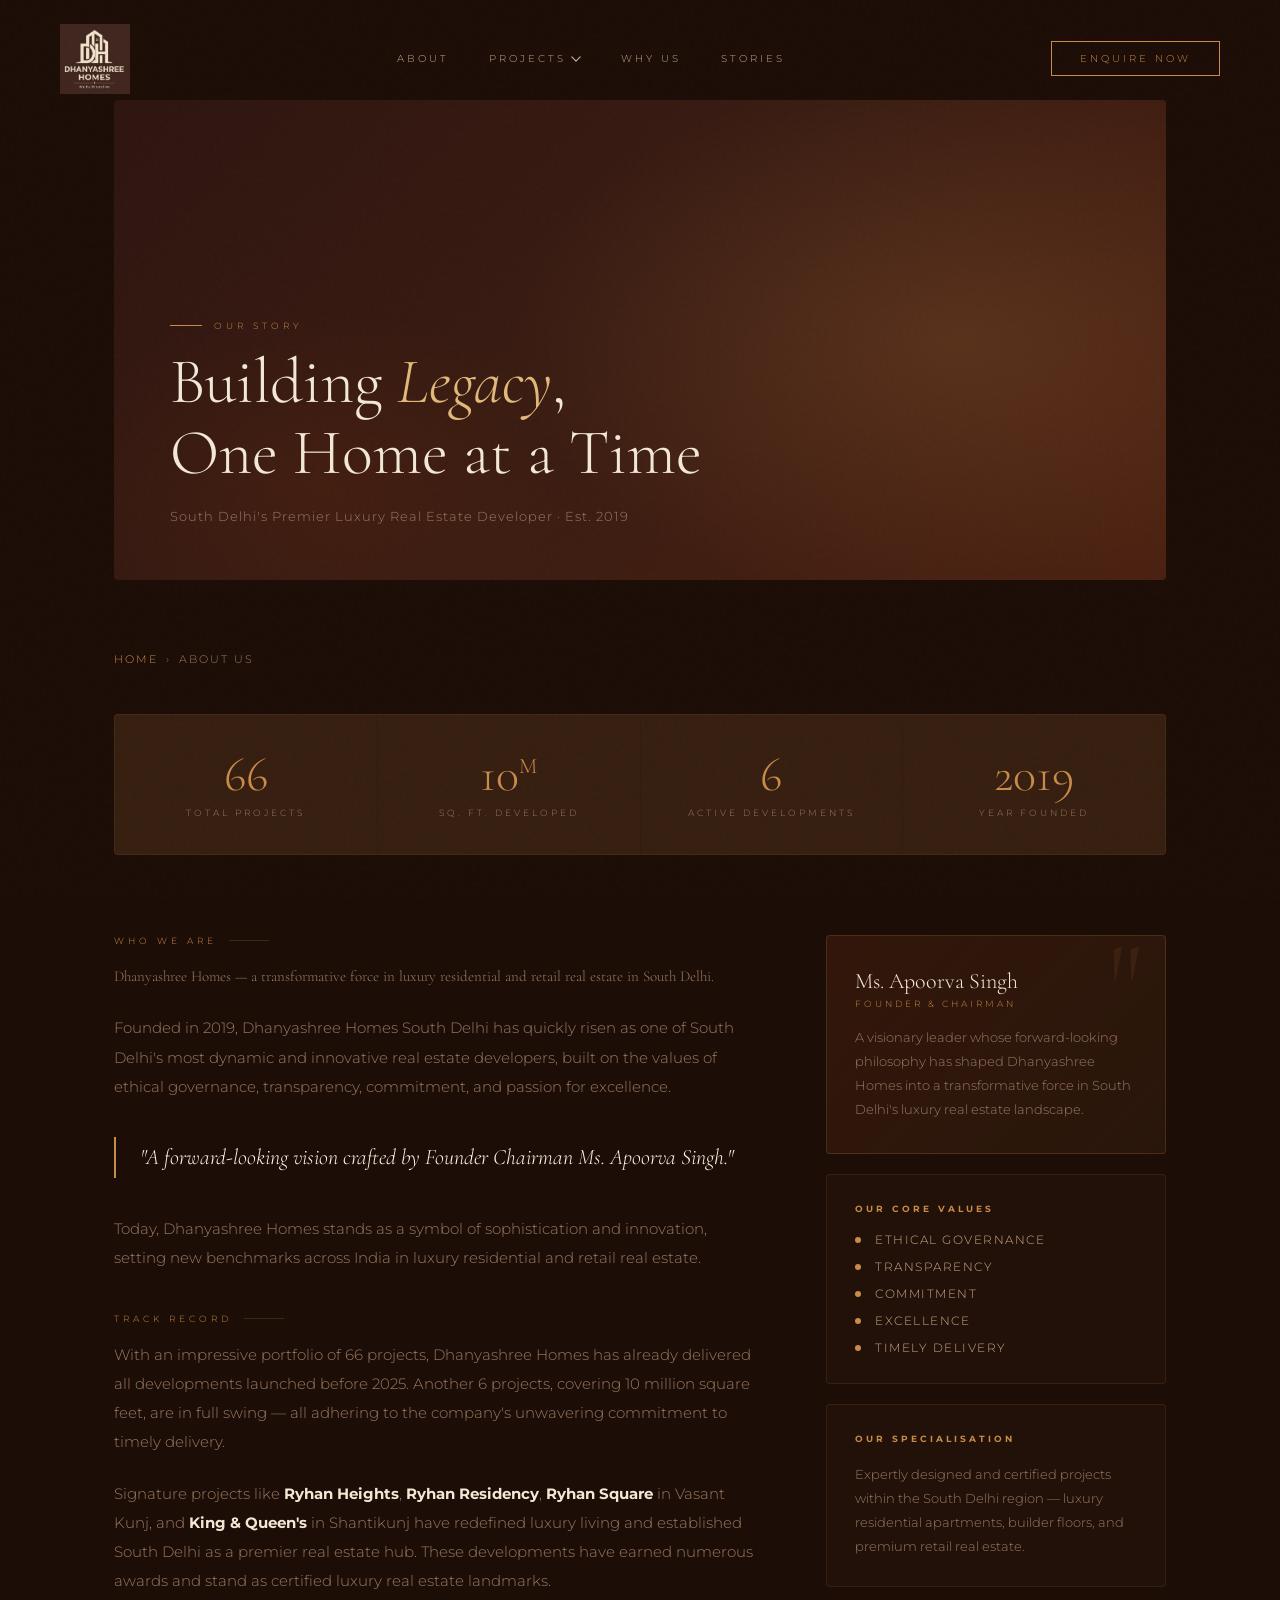
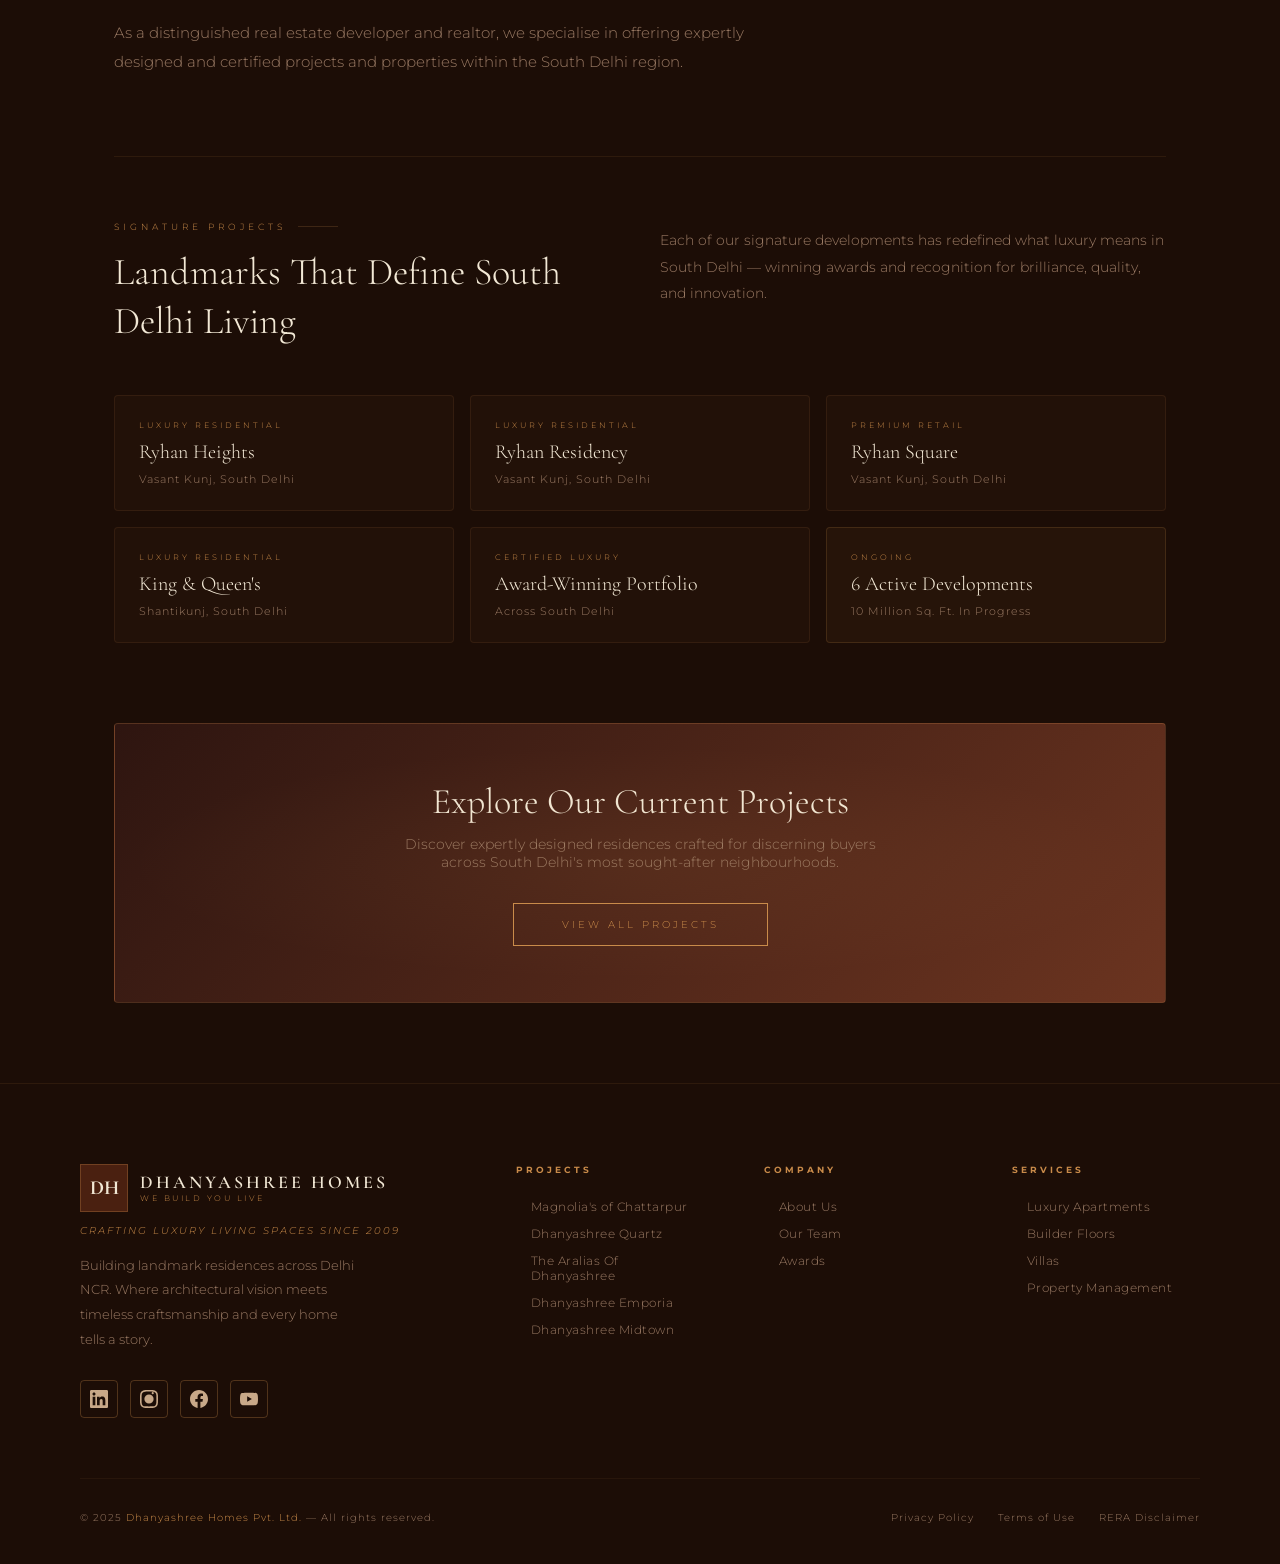
<file: about-us.html>
<!DOCTYPE html>
<html lang="en">
<head>
  <meta charset="utf-8" />
  <meta name="viewport" content="width=device-width, initial-scale=1" />
  <title>About Us — Dhanyashree Homes</title>
  <link href="https://fonts.googleapis.com/css2?family=Montserrat:wght@300;400;500;600&family=Cormorant+Garamond:ital,wght@0,300;0,400;0,600;1,400&display=swap" rel="stylesheet">
  <link rel="stylesheet" href="shared.css">
  <link rel="stylesheet" href="styles.css">
  <style>
    body { padding-top: 100px; }

    /* ── Hero ── */
    .about-hero {
      position: relative;
      height: 480px;
      display: flex;
      align-items: flex-end;
      overflow: hidden;
      border-radius: 4px;
      margin-bottom: 72px;
      background: linear-gradient(135deg, var(--dark3) 0%, var(--dark4) 50%, var(--brown) 100%);
    }
    .about-hero::before {
      content: '';
      position: absolute;
      inset: 0;
      background:
        radial-gradient(ellipse 60% 80% at 80% 50%, rgba(201,139,74,.18) 0%, transparent 70%),
        radial-gradient(ellipse 40% 60% at 20% 80%, rgba(74,32,16,.6) 0%, transparent 60%);
    }
    /* Decorative geometric accent */
    .about-hero::after {
      /* content: ''; */
      position: absolute;
      right: 80px;
      top: 50%;
      transform: translateY(-50%);
      width: 260px;
      height: 260px;
      border: 1px solid rgba(201,139,74,.2);
      border-radius: 50%;
      box-shadow: 0 0 0 40px rgba(201,139,74,.04), 0 0 0 80px rgba(201,139,74,.02);
    }
    .hero-lines {
      position: absolute;
      top: 0; left: 0; right: 0; bottom: 0;
      background: url('https://images.unsplash.com/photo-1600596542815-ffad4c1539a9?w=900&q=85') center/cover no-repeat;
      opacity: 0.22;
    }
    .about-hero-inner {
      position: relative;
      z-index: 2;
      padding: 56px;
      width: 100%;
    }
    .hero-eyebrow {
      font-size: 9px;
      letter-spacing: 4px;
      text-transform: uppercase;
      color: var(--amber);
      font-family: 'Montserrat', sans-serif;
      margin-bottom: 16px;
      display: flex;
      align-items: center;
      gap: 12px;
    }
    .hero-eyebrow::before {
      content: '';
      display: block;
      width: 32px;
      height: 1px;
      background: var(--amber);
      flex-shrink: 0;
    }
    .about-hero h1 {
      font-family: 'Cormorant Garamond', serif;
      font-size: clamp(36px, 6vw, 64px);
      font-weight: 300;
      color: var(--cream);
      line-height: 1.1;
      margin: 0 0 20px;
      max-width: 620px;
    }
    .about-hero h1 em {
      font-style: italic;
      color: var(--amber-light);
    }
    .about-hero-sub {
      font-size: 13px;
      color: var(--text-muted);
      letter-spacing: 1px;
      font-family: 'Montserrat', sans-serif;
    }

    /* ── Breadcrumb ── */
    .breadcrumb {
      display: flex;
      align-items: center;
      gap: 8px;
      font-size: 11px;
      letter-spacing: 2px;
      text-transform: uppercase;
      color: var(--text-muted);
      margin-bottom: 48px;
      font-family: 'Montserrat', sans-serif;
    }
    .breadcrumb a { color: var(--amber); text-decoration: none; }
    .breadcrumb a:hover { color: var(--cream); }

    /* ── Stats strip ── */
    .stats-strip {
      display: grid;
      grid-template-columns: repeat(4, 1fr);
      gap: 1px;
      background: rgba(201,139,74,.12);
      border: 1px solid rgba(201,139,74,.12);
      border-radius: 4px;
      overflow: hidden;
      margin-bottom: 80px;
    }
    .stat-cell {
      background: rgba(201,139,74,.03);
      padding: 36px 28px;
      text-align: center;
      transition: background .3s;
    }
    .stat-cell:hover { background: rgba(201,139,74,.07); }
    .stat-num {
      font-family: 'Cormorant Garamond', serif;
      font-size: 48px;
      font-weight: 300;
      color: var(--amber);
      line-height: 1;
      margin-bottom: 8px;
    }
    .stat-num sup {
      font-size: 22px;
      vertical-align: super;
    }
    .stat-label {
      font-size: 9px;
      letter-spacing: 3px;
      text-transform: uppercase;
      color: var(--text-muted);
      font-family: 'Montserrat', sans-serif;
    }

    /* ── Main content grid ── */
    .about-grid {
      display: grid;
      grid-template-columns: 1fr 340px;
      gap: 64px;
      margin-bottom: 80px;
      align-items: start;
    }

    /* ── Section label ── */
    .section-label {
      font-size: 9px;
      letter-spacing: 4px;
      text-transform: uppercase;
      color: var(--amber);
      font-family: 'Montserrat', sans-serif;
      margin-bottom: 16px;
      display: flex;
      align-items: center;
      gap: 12px;
    }
    .section-label::after {
      content: '';
      flex: 1;
      height: 1px;
      background: rgba(201,139,74,.2);
      max-width: 40px;
    }

    /* ── Body text ── */
    .about-intro {
      font-family: 'Cormorant Garamond', serif;
      font-size: clamp(22px, 3vw, 30px);
      font-weight: 300;
      color: var(--cream);
      line-height: 1.5;
      margin-bottom: 28px;
    }
    .about-body p {
      font-size: 15px;
      line-height: 1.95;
      color: var(--text-muted);
      margin-bottom: 22px;
    }
    .about-body p:last-child { margin-bottom: 0; }

    /* ── Highlight quote ── */
    .pull-quote {
      border-left: 2px solid var(--amber);
      padding: 4px 0 4px 24px;
      margin: 36px 0;
    }
    .pull-quote p {
      font-family: 'Cormorant Garamond', serif;
      font-size: 22px;
      font-style: italic;
      color: var(--cream-light) !important;
      line-height: 1.5;
      margin: 0 !important;
    }

    /* ── Sidebar ── */
    .about-side { display: flex; flex-direction: column; gap: 20px; }

    .side-card {
      background: rgba(201,139,74,.04);
      border: 1px solid rgba(201,139,74,.12);
      border-radius: 4px;
      padding: 28px;
    }
    .side-card h4 {
      font-size: 9px;
      letter-spacing: 3px;
      text-transform: uppercase;
      color: var(--amber);
      font-family: 'Montserrat', sans-serif;
      margin: 0 0 18px;
    }
    .side-card p {
      font-size: 13px;
      line-height: 1.85;
      color: var(--text-muted);
      margin: 0;
    }

    /* Founder card */
    .founder-card {
      background: linear-gradient(135deg, rgba(74,32,16,.5) 0%, rgba(201,139,74,.08) 100%);
      border: 1px solid rgba(201,139,74,.2);
      border-radius: 4px;
      padding: 32px 28px;
      position: relative;
      overflow: hidden;
    }
    .founder-card::before {
      content: '"';
      position: absolute;
      top: -10px;
      right: 24px;
      font-family: 'Cormorant Garamond', serif;
      font-size: 120px;
      color: rgba(201,139,74,.1);
      line-height: 1;
    }
    .founder-name {
      font-family: 'Cormorant Garamond', serif;
      font-size: 22px;
      color: var(--cream);
      margin-bottom: 4px;
    }
    .founder-title {
      font-size: 9px;
      letter-spacing: 3px;
      text-transform: uppercase;
      color: var(--amber);
      font-family: 'Montserrat', sans-serif;
      margin-bottom: 16px;
    }
    .founder-card p {
      font-size: 13px;
      line-height: 1.85;
      color: var(--text-muted);
      margin: 0;
    }

    /* Values list */
    .values-list {
      display: flex;
      flex-direction: column;
      gap: 12px;
      margin-top: 4px;
    }
    .value-item {
      display: flex;
      align-items: center;
      gap: 14px;
      font-size: 12px;
      letter-spacing: 1.5px;
      text-transform: uppercase;
      color: var(--text-light);
      font-family: 'Montserrat', sans-serif;
    }
    .value-item::before {
      content: '';
      width: 6px;
      height: 6px;
      background: var(--amber);
      border-radius: 50%;
      flex-shrink: 0;
    }

    /* ── Track record section ── */
    .track-section {
      border-top: 1px solid rgba(201,139,74,.1);
      padding-top: 64px;
      margin-bottom: 80px;
    }
    .track-header {
      display: grid;
      grid-template-columns: 1fr 1fr;
      gap: 40px;
      margin-bottom: 48px;
    }
    .track-header h2 {
      font-family: 'Cormorant Garamond', serif;
      font-size: clamp(26px, 4vw, 38px);
      font-weight: 300;
      color: var(--cream);
      line-height: 1.3;
      margin: 0;
    }
    .track-header p {
      font-size: 14px;
      line-height: 1.9;
      color: var(--text-muted);
      margin: 0;
      padding-top: 6px;
    }

    /* Signature projects */
    .projects-grid {
      display: grid;
      grid-template-columns: repeat(3, 1fr);
      gap: 16px;
    }
    .proj-card {
      background: rgba(201,139,74,.04);
      border: 1px solid rgba(201,139,74,.1);
      border-radius: 4px;
      padding: 24px;
      transition: border-color .3s, background .3s;
    }
    .proj-card:hover {
      border-color: rgba(201,139,74,.3);
      background: rgba(201,139,74,.07);
    }
    .proj-card-tag {
      font-size: 8px;
      letter-spacing: 3px;
      text-transform: uppercase;
      color: var(--amber);
      font-family: 'Montserrat', sans-serif;
      margin-bottom: 10px;
    }
    .proj-card-name {
      font-family: 'Cormorant Garamond', serif;
      font-size: 20px;
      color: var(--cream);
      margin-bottom: 8px;
      line-height: 1.2;
    }
    .proj-card-loc {
      font-size: 11px;
      color: var(--text-muted);
      letter-spacing: 1px;
    }

    /* ── CTA banner ── */
    .about-cta {
      background: linear-gradient(135deg, var(--dark3) 0%, var(--brown-mid) 100%);
      border: 1px solid rgba(201,139,74,.2);
      border-radius: 4px;
      padding: 56px 48px;
      text-align: center;
      margin-bottom: 80px;
      position: relative;
      overflow: hidden;
    }
    .about-cta::before {
      content: '';
      position: absolute;
      inset: 0;
      background: radial-gradient(ellipse 70% 60% at 50% 50%, rgba(201,139,74,.08) 0%, transparent 70%);
      pointer-events: none;
    }
    .about-cta h3 {
      font-family: 'Cormorant Garamond', serif;
      font-size: clamp(24px, 4vw, 36px);
      font-weight: 300;
      color: var(--cream);
      margin: 0 0 12px;
    }
    .about-cta p {
      font-size: 14px;
      color: var(--text-muted);
      margin: 0 0 32px;
      max-width: 480px;
      margin-left: auto;
      margin-right: auto;
    }
    .about-cta a {
      display: inline-block;
      padding: 14px 48px;
      border: 1px solid var(--amber);
      color: var(--amber);
      font-size: 10px;
      letter-spacing: 3px;
      text-transform: uppercase;
      text-decoration: none;
      font-family: 'Montserrat', sans-serif;
      transition: background .3s, color .3s;
    }
    .about-cta a:hover { background: var(--amber); color: var(--dark); }

    /* ── Responsive ── */
    @media (max-width: 960px) {
      .about-grid { grid-template-columns: 1fr; gap: 48px; }
      .about-side { flex-direction: row; flex-wrap: wrap; }
      .about-side > * { flex: 1 1 260px; }
      .track-header { grid-template-columns: 1fr; gap: 20px; }
      .projects-grid { grid-template-columns: 1fr 1fr; }
    }
    @media (max-width: 700px) {
      body { padding-top: 80px; }
      .about-hero { height: 340px; }
      .about-hero-inner { padding: 32px 24px; }
      .about-hero::after { display: none; }
      .stats-strip { grid-template-columns: 1fr 1fr; }
      .projects-grid { grid-template-columns: 1fr; }
      .about-cta { padding: 40px 24px; }
      .about-side { flex-direction: column; }
      .container { padding: 0 16px; }
    }
  </style>
</head>
<body>

<div class="container">

  <!-- Hero -->
  <section class="about-hero">
    <div class="hero-lines"></div>
    <div class="about-hero-inner">
      <div class="hero-eyebrow">Our Story</div>
      <h1>Building <em>Legacy</em>,<br>One Home at a Time</h1>
      <div class="about-hero-sub">South Delhi's Premier Luxury Real Estate Developer · Est. 2019</div>
    </div>
  </section>

  <!-- Breadcrumb -->
  <nav class="breadcrumb">
    <a href="index.html">Home</a>
    <span>›</span>
    <span>About Us</span>
  </nav>

  <!-- Stats Strip -->
  <div class="stats-strip">
    <div class="stat-cell">
      <div class="stat-num">66</div>
      <div class="stat-label">Total Projects</div>
    </div>
    <div class="stat-cell">
      <div class="stat-num">10<sup>M</sup></div>
      <div class="stat-label">Sq. Ft. Developed</div>
    </div>
    <div class="stat-cell">
      <div class="stat-num">6</div>
      <div class="stat-label">Active Developments</div>
    </div>
    <div class="stat-cell">
      <div class="stat-num">2019</div>
      <div class="stat-label">Year Founded</div>
    </div>
  </div>

  <!-- Main Content Grid -->
  <div class="about-grid">

    <!-- Left: Copy -->
    <div class="about-body">
      <div class="section-label">Who We Are</div>
      <p class="about-intro">
        Dhanyashree Homes — a transformative force in luxury residential and retail real estate in South Delhi.
      </p>
      <p>
        Founded in 2019, Dhanyashree Homes South Delhi has quickly risen as one of South Delhi's most dynamic and innovative real estate developers, built on the values of ethical governance, transparency, commitment, and passion for excellence.
      </p>

      <div class="pull-quote">
        <p>"A forward-looking vision crafted by Founder Chairman Ms. Apoorva Singh."</p>
      </div>

      <p>
        Today, Dhanyashree Homes stands as a symbol of sophistication and innovation, setting new benchmarks across India in luxury residential and retail real estate.
      </p>

      <div class="section-label" style="margin-top: 40px;">Track Record</div>
      <p>
        With an impressive portfolio of 66 projects, Dhanyashree Homes has already delivered all developments launched before 2025. Another 6 projects, covering 10 million square feet, are in full swing — all adhering to the company's unwavering commitment to timely delivery.
      </p>
      <p>
        Signature projects like <strong style="color: var(--cream);">Ryhan Heights</strong>, <strong style="color: var(--cream);">Ryhan Residency</strong>, <strong style="color: var(--cream);">Ryhan Square</strong> in Vasant Kunj, and <strong style="color: var(--cream);">King &amp; Queen's</strong> in Shantikunj have redefined luxury living and established South Delhi as a premier real estate hub. These developments have earned numerous awards and stand as certified luxury real estate landmarks.
      </p>
      <p>
        As a distinguished real estate developer and realtor, we specialise in offering expertly designed and certified projects and properties within the South Delhi region.
      </p>
    </div>

    <!-- Right: Sidebar -->
    <aside class="about-side">

      <!-- Founder Card -->
      <div class="founder-card">
        <div class="founder-name">Ms. Apoorva Singh</div>
        <div class="founder-title">Founder &amp; Chairman</div>
        <p>A visionary leader whose forward-looking philosophy has shaped Dhanyashree Homes into a transformative force in South Delhi's luxury real estate landscape.</p>
      </div>

      <!-- Values -->
      <div class="side-card">
        <h4>Our Core Values</h4>
        <div class="values-list">
          <div class="value-item">Ethical Governance</div>
          <div class="value-item">Transparency</div>
          <div class="value-item">Commitment</div>
          <div class="value-item">Excellence</div>
          <div class="value-item">Timely Delivery</div>
        </div>
      </div>

      <!-- Specialisation -->
      <div class="side-card">
        <h4>Our Specialisation</h4>
        <p>Expertly designed and certified projects within the South Delhi region — luxury residential apartments, builder floors, and premium retail real estate.</p>
      </div>

    </aside>
  </div>

  <!-- Track Record Deep Dive -->
  <section class="track-section">
    <div class="track-header">
      <div>
        <div class="section-label">Signature Projects</div>
        <h2>Landmarks That Define South Delhi Living</h2>
      </div>
      <p>
        Each of our signature developments has redefined what luxury means in South Delhi — winning awards and recognition for brilliance, quality, and innovation.
      </p>
    </div>

    <div class="projects-grid">
      <div class="proj-card">
        <div class="proj-card-tag">Luxury Residential</div>
        <div class="proj-card-name">Ryhan Heights</div>
        <div class="proj-card-loc">Vasant Kunj, South Delhi</div>
      </div>
      <div class="proj-card">
        <div class="proj-card-tag">Luxury Residential</div>
        <div class="proj-card-name">Ryhan Residency</div>
        <div class="proj-card-loc">Vasant Kunj, South Delhi</div>
      </div>
      <div class="proj-card">
        <div class="proj-card-tag">Premium Retail</div>
        <div class="proj-card-name">Ryhan Square</div>
        <div class="proj-card-loc">Vasant Kunj, South Delhi</div>
      </div>
      <div class="proj-card">
        <div class="proj-card-tag">Luxury Residential</div>
        <div class="proj-card-name">King &amp; Queen's</div>
        <div class="proj-card-loc">Shantikunj, South Delhi</div>
      </div>
      <div class="proj-card">
        <div class="proj-card-tag">Certified Luxury</div>
        <div class="proj-card-name">Award-Winning Portfolio</div>
        <div class="proj-card-loc">Across South Delhi</div>
      </div>
      <div class="proj-card" style="background: rgba(201,139,74,.06); border-color: rgba(201,139,74,.18);">
        <div class="proj-card-tag">Ongoing</div>
        <div class="proj-card-name">6 Active Developments</div>
        <div class="proj-card-loc">10 Million Sq. Ft. In Progress</div>
      </div>
    </div>
  </section>

  <!-- CTA Banner -->
  <div class="about-cta">
    <h3>Explore Our Current Projects</h3>
    <p>Discover expertly designed residences crafted for discerning buyers across South Delhi's most sought-after neighbourhoods.</p>
    <a href="index.html#projects">View All Projects</a>
  </div>

</div><!-- /container -->

<script src="components.js"></script>
<script src="enquiry_popup.js"></script>
<script>
  window.addEventListener('scroll', () => {
    const nav = document.getElementById('navbar');
    if (nav) nav.classList.toggle('scrolled', window.scrollY > 60);
  });
</script>
</body>
</html>
</file>
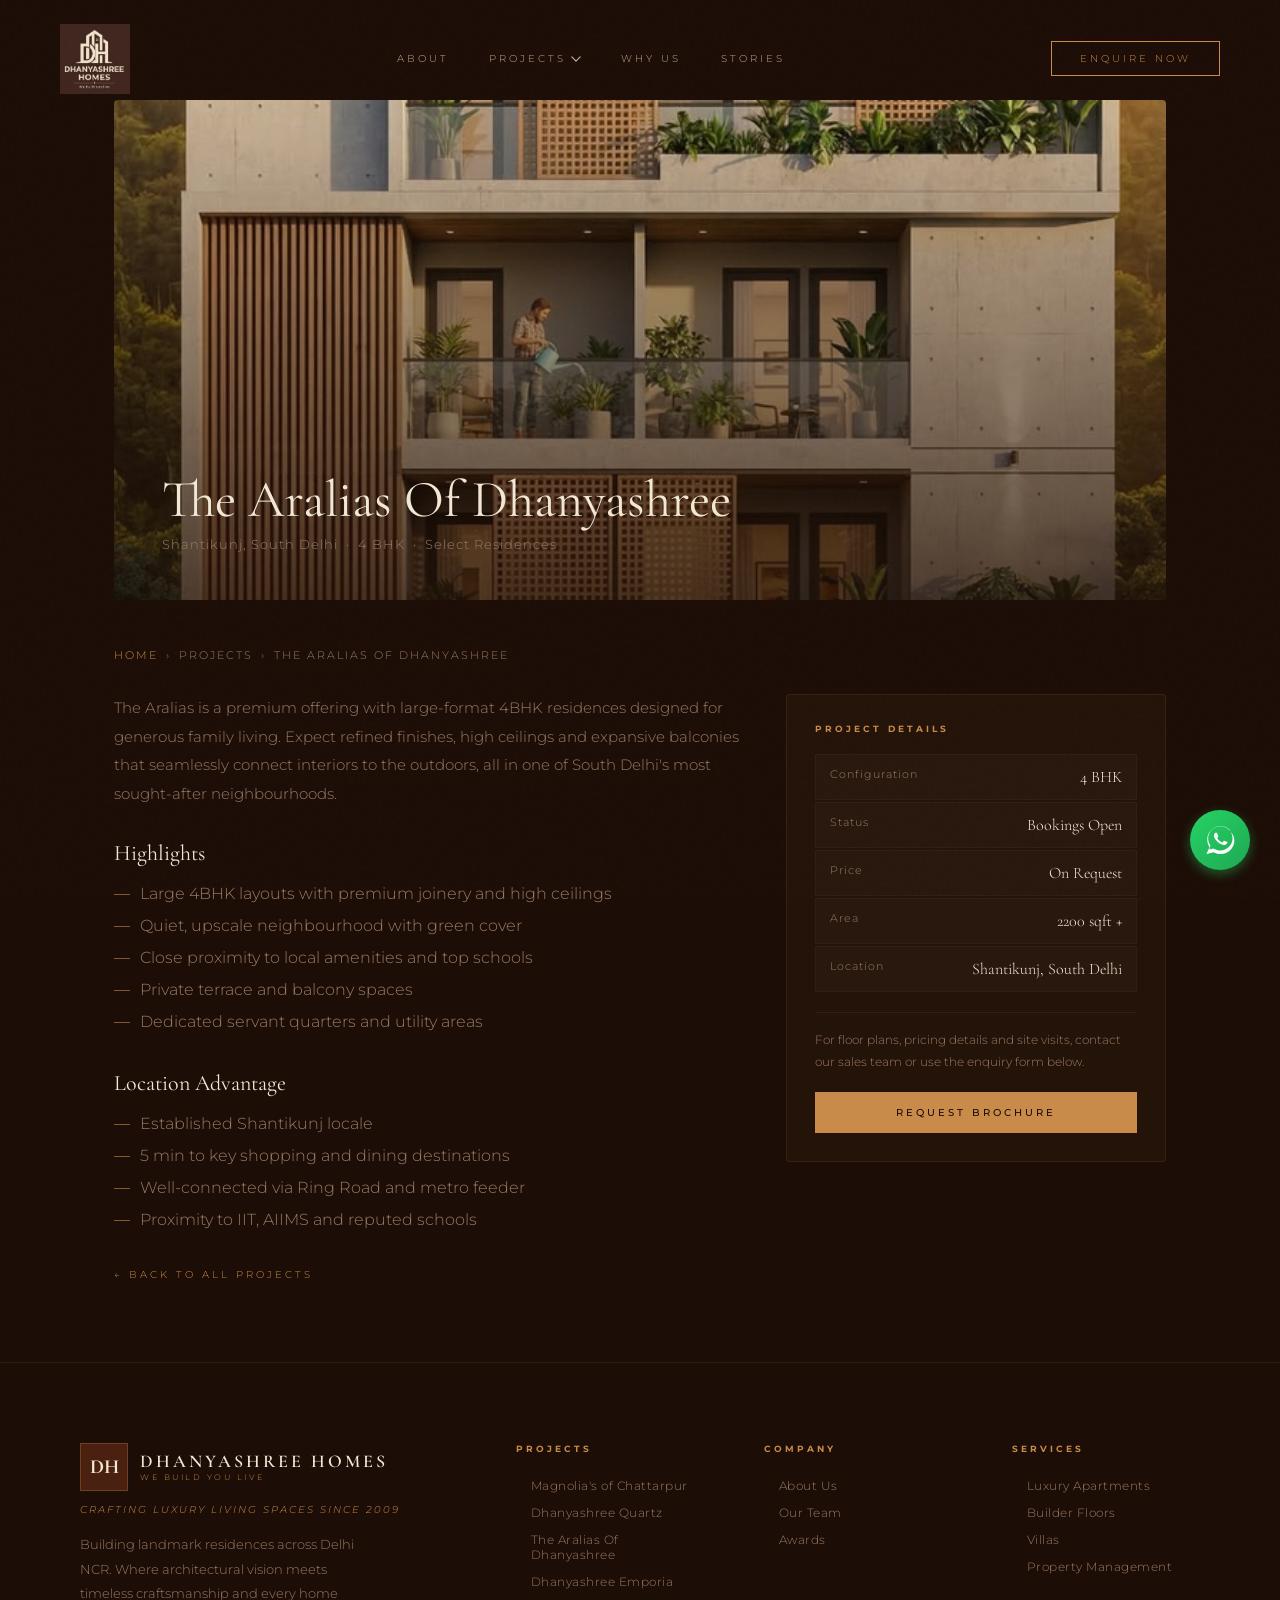
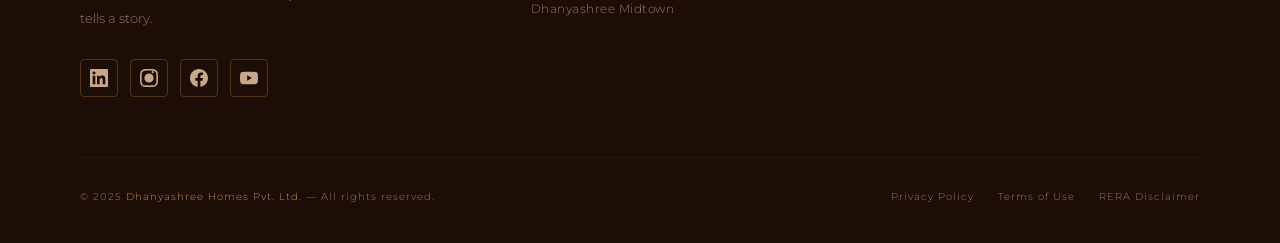
<file: aralias-of-dhanyashree.html>
<!DOCTYPE html>
<html lang="en">
<head>
  <meta charset="utf-8" />
  <meta name="viewport" content="width=device-width, initial-scale=1" />
  <title>The Aralias Of Dhanyashree — Dhanyashree Homes</title>
  <link href="https://fonts.googleapis.com/css2?family=Montserrat:wght@300;400;500;600&family=Cormorant+Garamond:ital,wght@0,300;0,400;0,600;1,400&display=swap" rel="stylesheet">
  <link rel="stylesheet" href="shared.css">
  <link rel="stylesheet" href="styles.css">
  <style>
    body { padding-top: 100px; }
    .project-hero { height: 500px; background-size: cover; background-position: center; border-radius: 4px; position: relative; margin-bottom: 48px; overflow: hidden; }
    .project-hero::after { content:''; position: absolute; inset: 0; background: linear-gradient(180deg, rgba(28,13,6,.1) 0%, rgba(28,13,6,.75) 100%); }
    .hero-inner { position: absolute; z-index: 2; padding: 48px; color: var(--cream); display: flex; flex-direction: column; justify-content: flex-end; height: 100%; width: 100%; }
    .project-title { font-family: 'Cormorant Garamond', serif; font-size: clamp(28px, 5vw, 52px); font-weight: 400; margin-bottom: 8px; line-height: 1.1; }
    .project-meta { color: var(--text-muted); font-size: 13px; letter-spacing: 1px; }
    .breadcrumb { display: flex; align-items: center; gap: 8px; font-size: 11px; letter-spacing: 2px; text-transform: uppercase; color: var(--text-muted); margin-bottom: 32px; }
    .breadcrumb a { color: var(--amber); text-decoration: none; }
    .breadcrumb a:hover { color: var(--cream); }
    .project-body { display: grid; grid-template-columns: 1fr 380px; gap: 40px; margin-bottom: 80px; align-items: start; }
    .project-desc { font-size: 15px; line-height: 1.9; color: var(--text-muted); margin-bottom: 24px; }
    .project-body h3 { font-family: 'Cormorant Garamond', serif; font-size: 22px; font-weight: 400; color: var(--cream); margin-top: 32px; margin-bottom: 12px; }
    .project-body ul { color: var(--text-muted); line-height: 2; padding-left: 0; list-style: none; }
    .project-body ul li::before { content: '—'; color: var(--amber); margin-right: 10px; }
    .project-side { background: rgba(201,139,74,.05); padding: 28px; border: 1px solid rgba(201,139,74,.12); border-radius: 4px; position: sticky; top: 110px; }
    .project-side strong { font-size: 9px; letter-spacing: 3px; text-transform: uppercase; color: var(--amber); display: block; margin-bottom: 20px; }
    .specs { display: grid; gap: 2px; margin-top: 12px; }
    .spec { display: flex; justify-content: space-between; font-size: 13px; color: var(--cream); padding: 12px 14px; background: rgba(255,255,255,.02); border: 1px solid rgba(201,139,74,.06); }
    .spec span:first-child { color: var(--text-muted); font-size: 11px; letter-spacing: 1px; }
    .spec span:last-child { font-family: 'Cormorant Garamond', serif; font-size: 16px; }
    .side-note { margin-top: 20px; color: var(--text-muted); font-size: 12px; line-height: 1.8; border-top: 1px solid rgba(201,139,74,.1); padding-top: 16px; }
    .btn-primary { display: block; background: var(--amber); color: var(--dark); padding: 14px 32px; font-size: 10px; letter-spacing: 3px; text-transform: uppercase; font-family: 'Montserrat', sans-serif; font-weight: 500; text-decoration: none; margin-top: 20px; transition: all .3s; text-align: center; }
    .btn-primary:hover { background: var(--amber-light); }
    button.btn-primary { border: none; cursor: pointer; width: 100%; font-weight: 500; }
    .back-link { display: inline-flex; align-items: center; gap: 10px; font-size: 10px; letter-spacing: 3px; text-transform: uppercase; color: var(--amber); text-decoration: none; transition: gap .3s; margin-top: 32px; }
    .back-link:hover { gap: 18px; }
    @media (max-width: 900px) { .project-body { grid-template-columns: 1fr; } .project-side { position: static; } }
    @media (max-width: 600px) { body { padding-top: 80px; } .project-hero { height: 260px; } .hero-inner { padding: 20px; } .container { padding: 0 16px; } }
  </style>
</head>
<body>

<div class="container">
  <section class="project-hero" style="background-image:url('images/WhatsApp Image 2026-06-03 at 9.50.44 AM (1).jpeg')">
    <div class="hero-inner">
      <div class="project-title">The Aralias Of Dhanyashree</div>
      <div class="project-meta">Shantikunj, South Delhi &nbsp;·&nbsp; 4 BHK &nbsp;·&nbsp; Select Residences</div>
    </div>
  </section>

  <nav class="breadcrumb">
    <a href="index.html">Home</a>
    <span>›</span>
    <span>Projects</span>
    <span>›</span>
    <span>The Aralias Of Dhanyashree</span>
  </nav>

  <div class="project-body">
    <div>
      <p class="project-desc">The Aralias is a premium offering with large-format 4BHK residences designed for generous family living. Expect refined finishes, high ceilings and expansive balconies that seamlessly connect interiors to the outdoors, all in one of South Delhi's most sought-after neighbourhoods.</p>

      <h3>Highlights</h3>
      <ul>
        <li>Large 4BHK layouts with premium joinery and high ceilings</li>
        <li>Quiet, upscale neighbourhood with green cover</li>
        <li>Close proximity to local amenities and top schools</li>
        <li>Private terrace and balcony spaces</li>
        <li>Dedicated servant quarters and utility areas</li>
      </ul>

      <h3>Location Advantage</h3>
      <ul>
        <li>Established Shantikunj locale</li>
        <li>5 min to key shopping and dining destinations</li>
        <li>Well-connected via Ring Road and metro feeder</li>
        <li>Proximity to IIT, AIIMS and reputed schools</li>
      </ul>

      <a class="back-link" href="index.html#projects">← Back to All Projects</a>
    </div>

    <aside class="project-side">
      <strong>Project Details</strong>
      <div class="specs">
        <div class="spec"><span>Configuration</span><span>4 BHK</span></div>
        <div class="spec"><span>Status</span><span>Bookings Open</span></div>
        <div class="spec"><span>Price</span><span>On Request</span></div>
        <div class="spec"><span>Area</span><span>2200 sqft +</span></div>
        <div class="spec"><span>Location</span><span>Shantikunj, South Delhi</span></div>
      </div>
      <div class="side-note">For floor plans, pricing details and site visits, contact our sales team or use the enquiry form below.</div>
      <button class="btn-primary" onclick="openEnquiryPopup('The Aralias Of Dhanyashree')">Request Brochure</button>
    </aside>
  </div>
</div>

<script src="components.js"></script>
<script src="enquiry_popup.js"></script>
<script>
  window.addEventListener('scroll', () => {
    const nav = document.getElementById('navbar');
    if (nav) nav.classList.toggle('scrolled', window.scrollY > 60);
  });
</script>

<a id="whatsapp-btn" class="whatsapp-float" title="Chat with us on WhatsApp" href="https://wa.me/919311373023?text=Hi!%20I%20am%20interested%20in%20your%20projects." target="_blank" rel="noopener noreferrer">
  <svg xmlns="http://www.w3.org/2000/svg" viewBox="0 0 448 512" fill="currentColor">
    <path d="M380.9 97.1C339 55 286.4 32 231.4 32c-54.8.1-107.2 23.1-148.1 64.4C42.8 137.8 19.8 190.4 19.8 245c0 45.1 12.2 89 35.4 127.4L7 480l112.7-29.5c36.9 20.2 78.6 30.6 121.1 30.6h.1c54.9 0 107.5-23 148.5-64.5 40.9-41.4 63.9-94 63.9-149.1-.1-54.9-23.1-107.3-64-148.9zm-149 327.5c-37.4 0-73.8-10-105.5-28.9l-7.5-4.4-66.8 17.5 17.9-65.2-4.8-7.6c-20.1-31.8-30.7-68.6-30.6-107.3.1-107.3 87.4-194.6 194.8-194.6 52.2 0 101.2 20.3 138.1 57.2 36.9 36.9 57.1 85.8 57.1 138 0 107.4-87.3 194.7-194.7 194.7zm101.2-138.5c-5.5-2.7-32.5-16-37.5-17.8-5-1.9-8.6-2.7-12.2 2.7-3.6 5.4-14 17.8-17.1 21.5-3.1 3.7-6.2 4.2-11.7 1.4-31.9-15.9-52.7-28.4-73.7-64.4-5.6-9.6 5.6-8.9 16.1-29.5 1.8-3.7.9-6.9-.5-9.6-1.4-2.7-12.2-29.4-16.7-40.2-4.4-10.6-8.9-9.2-12.2-9.4-3.2-.3-6.9-.4-10.4-.4-3.4 0-8.9 1.3-13.5 6.9-4.6 5.6-17.6 17.2-17.6 41.9 0 24.7 18 48.5 20.5 51.9 2.7 3.5 37.7 57.5 91.4 80.6 12.8 5.5 22.8 8.8 30.6 11.3 12.8 4 24.4 3.4 33.6 2.1 10.2-1.5 32.5-13.3 37.1-26.1 4.7-12.8 4.7-23.8 3.3-26.1-1.4-2.3-5.1-3.7-10.6-6.4z"/>
  </svg>
</a>
</body>
</html>
</file>
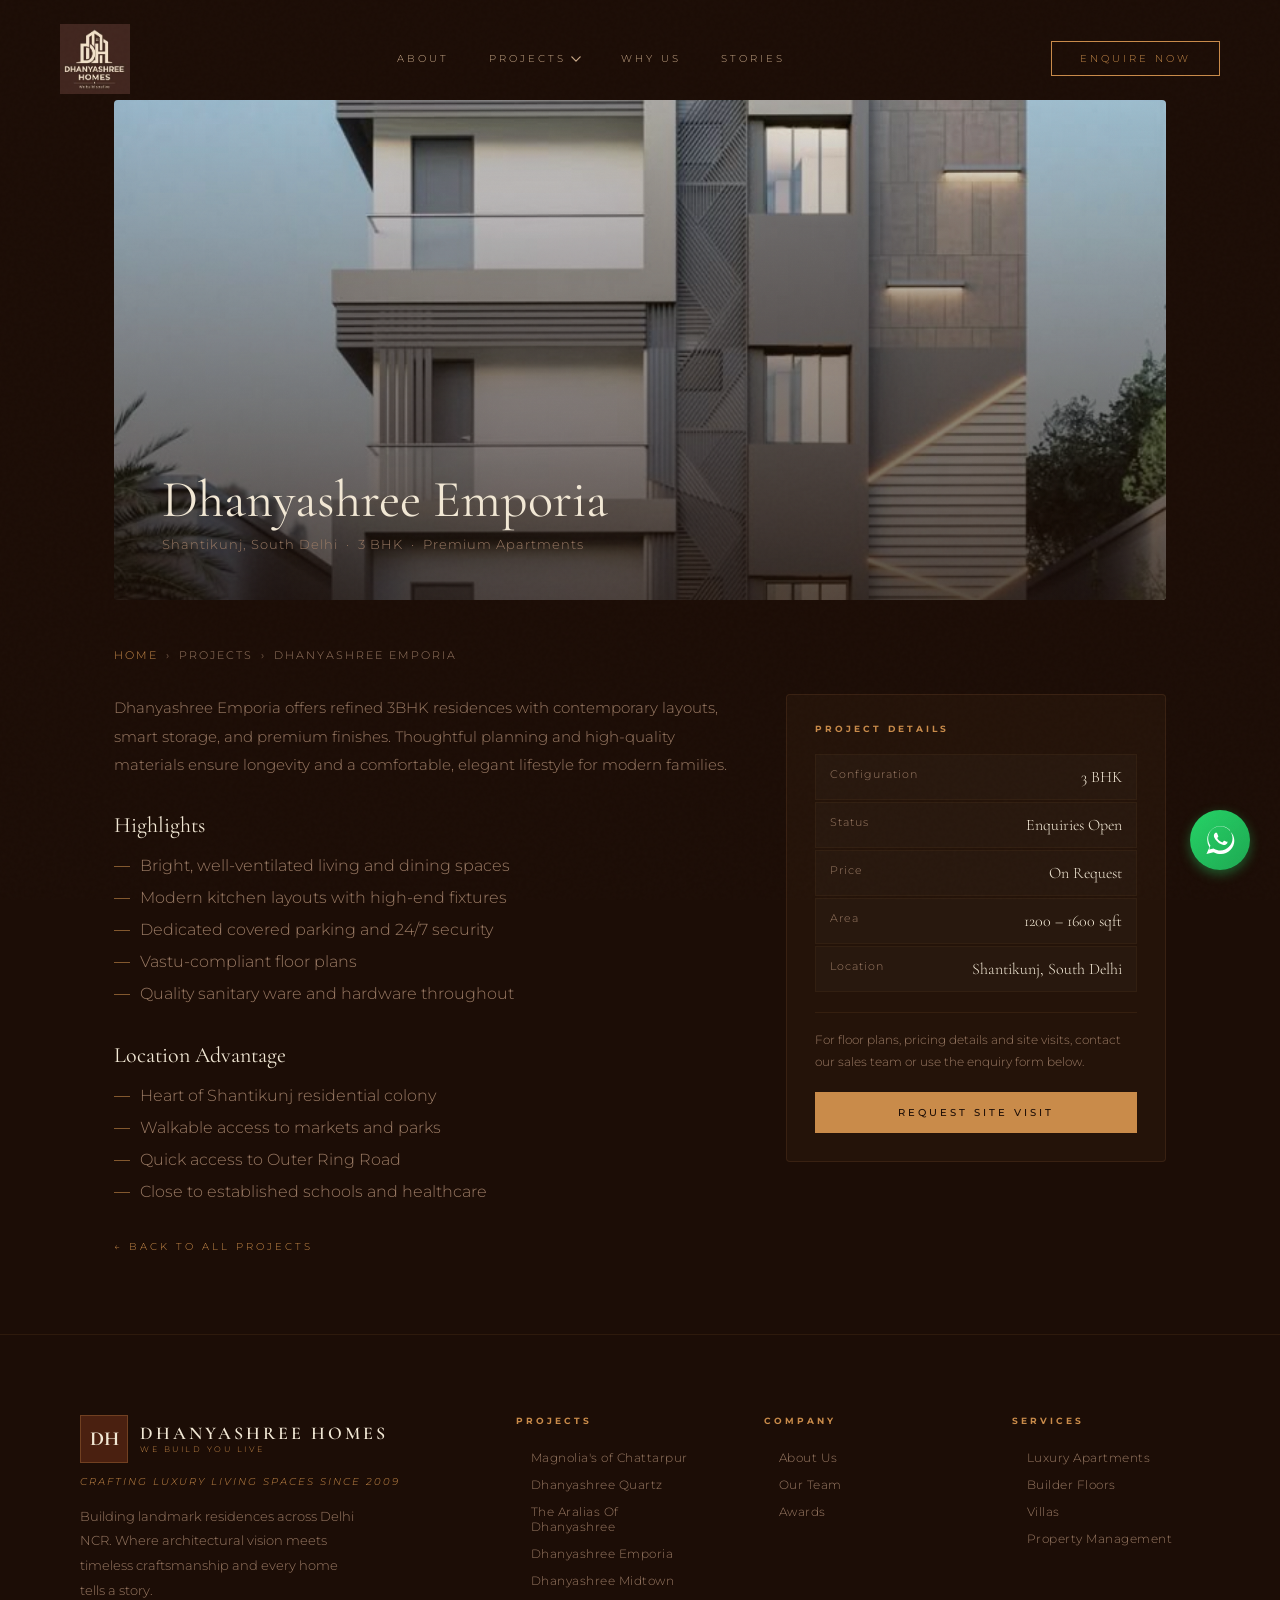
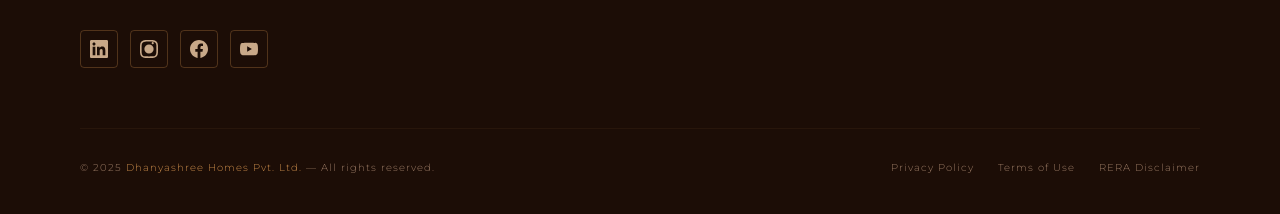
<file: dhanyashree-emporia.html>
<!DOCTYPE html>
<html lang="en">
<head>
  <meta charset="utf-8" />
  <meta name="viewport" content="width=device-width, initial-scale=1" />
  <title>Dhanyashree Emporia — Dhanyashree Homes</title>
  <link href="https://fonts.googleapis.com/css2?family=Montserrat:wght@300;400;500;600&family=Cormorant+Garamond:ital,wght@0,300;0,400;0,600;1,400&display=swap" rel="stylesheet">
  <link rel="stylesheet" href="shared.css">
  <link rel="stylesheet" href="styles.css">
  <style>
    body { padding-top: 100px; }
    .project-hero { height: 500px; background-size: cover; background-position: center; border-radius: 4px; position: relative; margin-bottom: 48px; overflow: hidden; }
    .project-hero::after { content:''; position: absolute; inset: 0; background: linear-gradient(180deg, rgba(28,13,6,.1) 0%, rgba(28,13,6,.75) 100%); }
    .hero-inner { position: absolute; z-index: 2; padding: 48px; color: var(--cream); display: flex; flex-direction: column; justify-content: flex-end; height: 100%; width: 100%; }
    .project-title { font-family: 'Cormorant Garamond', serif; font-size: clamp(28px, 5vw, 52px); font-weight: 400; margin-bottom: 8px; line-height: 1.1; }
    .project-meta { color: var(--text-muted); font-size: 13px; letter-spacing: 1px; }
    .breadcrumb { display: flex; align-items: center; gap: 8px; font-size: 11px; letter-spacing: 2px; text-transform: uppercase; color: var(--text-muted); margin-bottom: 32px; }
    .breadcrumb a { color: var(--amber); text-decoration: none; }
    .breadcrumb a:hover { color: var(--cream); }
    .project-body { display: grid; grid-template-columns: 1fr 380px; gap: 40px; margin-bottom: 80px; align-items: start; }
    .project-desc { font-size: 15px; line-height: 1.9; color: var(--text-muted); margin-bottom: 24px; }
    .project-body h3 { font-family: 'Cormorant Garamond', serif; font-size: 22px; font-weight: 400; color: var(--cream); margin-top: 32px; margin-bottom: 12px; }
    .project-body ul { color: var(--text-muted); line-height: 2; padding-left: 0; list-style: none; }
    .project-body ul li::before { content: '—'; color: var(--amber); margin-right: 10px; }
    .project-side { background: rgba(201,139,74,.05); padding: 28px; border: 1px solid rgba(201,139,74,.12); border-radius: 4px; position: sticky; top: 110px; }
    .project-side strong { font-size: 9px; letter-spacing: 3px; text-transform: uppercase; color: var(--amber); display: block; margin-bottom: 20px; }
    .specs { display: grid; gap: 2px; margin-top: 12px; }
    .spec { display: flex; justify-content: space-between; font-size: 13px; color: var(--cream); padding: 12px 14px; background: rgba(255,255,255,.02); border: 1px solid rgba(201,139,74,.06); }
    .spec span:first-child { color: var(--text-muted); font-size: 11px; letter-spacing: 1px; }
    .spec span:last-child { font-family: 'Cormorant Garamond', serif; font-size: 16px; }
    .side-note { margin-top: 20px; color: var(--text-muted); font-size: 12px; line-height: 1.8; border-top: 1px solid rgba(201,139,74,.1); padding-top: 16px; }
    .btn-primary { display: block; background: var(--amber); color: var(--dark); padding: 14px 32px; font-size: 10px; letter-spacing: 3px; text-transform: uppercase; font-family: 'Montserrat', sans-serif; font-weight: 500; text-decoration: none; margin-top: 20px; transition: all .3s; text-align: center; }
    .btn-primary:hover { background: var(--amber-light); }
    button.btn-primary { border: none; cursor: pointer; width: 100%; font-weight: 500; }
    .back-link { display: inline-flex; align-items: center; gap: 10px; font-size: 10px; letter-spacing: 3px; text-transform: uppercase; color: var(--amber); text-decoration: none; transition: gap .3s; margin-top: 32px; }
    .back-link:hover { gap: 18px; }
    @media (max-width: 900px) { .project-body { grid-template-columns: 1fr; } .project-side { position: static; } }
    @media (max-width: 600px) { body { padding-top: 80px; } .project-hero { height: 260px; } .hero-inner { padding: 20px; } .container { padding: 0 16px; } }
  </style>
</head>
<body>

<div class="container">
  <section class="project-hero" style="background-image:url('images/WhatsApp Image 2026-06-03 at 9.50.45 AM.jpeg')">
    <div class="hero-inner">
      <div class="project-title">Dhanyashree Emporia</div>
      <div class="project-meta">Shantikunj, South Delhi &nbsp;·&nbsp; 3 BHK &nbsp;·&nbsp; Premium Apartments</div>
    </div>
  </section>

  <nav class="breadcrumb">
    <a href="index.html">Home</a>
    <span>›</span>
    <span>Projects</span>
    <span>›</span>
    <span>Dhanyashree Emporia</span>
  </nav>

  <div class="project-body">
    <div>
      <p class="project-desc">Dhanyashree Emporia offers refined 3BHK residences with contemporary layouts, smart storage, and premium finishes. Thoughtful planning and high-quality materials ensure longevity and a comfortable, elegant lifestyle for modern families.</p>

      <h3>Highlights</h3>
      <ul>
        <li>Bright, well-ventilated living and dining spaces</li>
        <li>Modern kitchen layouts with high-end fixtures</li>
        <li>Dedicated covered parking and 24/7 security</li>
        <li>Vastu-compliant floor plans</li>
        <li>Quality sanitary ware and hardware throughout</li>
      </ul>

      <h3>Location Advantage</h3>
      <ul>
        <li>Heart of Shantikunj residential colony</li>
        <li>Walkable access to markets and parks</li>
        <li>Quick access to Outer Ring Road</li>
        <li>Close to established schools and healthcare</li>
      </ul>

      <a class="back-link" href="index.html#projects">← Back to All Projects</a>
    </div>

    <aside class="project-side">
      <strong>Project Details</strong>
      <div class="specs">
        <div class="spec"><span>Configuration</span><span>3 BHK</span></div>
        <div class="spec"><span>Status</span><span>Enquiries Open</span></div>
        <div class="spec"><span>Price</span><span>On Request</span></div>
        <div class="spec"><span>Area</span><span>1200 – 1600 sqft</span></div>
        <div class="spec"><span>Location</span><span>Shantikunj, South Delhi</span></div>
      </div>
      <div class="side-note">For floor plans, pricing details and site visits, contact our sales team or use the enquiry form below.</div>
      <button class="btn-primary" onclick="openEnquiryPopup('Dhanyashree Emporia')">Request Site Visit</button>
    </aside>
  </div>
</div>

<script src="components.js"></script>
<script src="enquiry_popup.js"></script>
<script>
  window.addEventListener('scroll', () => {
    const nav = document.getElementById('navbar');
    if (nav) nav.classList.toggle('scrolled', window.scrollY > 60);
  });
</script>

<a id="whatsapp-btn" class="whatsapp-float" title="Chat with us on WhatsApp" href="https://wa.me/919311373023?text=Hi!%20I%20am%20interested%20in%20your%20projects." target="_blank" rel="noopener noreferrer">
  <svg xmlns="http://www.w3.org/2000/svg" viewBox="0 0 448 512" fill="currentColor">
    <path d="M380.9 97.1C339 55 286.4 32 231.4 32c-54.8.1-107.2 23.1-148.1 64.4C42.8 137.8 19.8 190.4 19.8 245c0 45.1 12.2 89 35.4 127.4L7 480l112.7-29.5c36.9 20.2 78.6 30.6 121.1 30.6h.1c54.9 0 107.5-23 148.5-64.5 40.9-41.4 63.9-94 63.9-149.1-.1-54.9-23.1-107.3-64-148.9zm-149 327.5c-37.4 0-73.8-10-105.5-28.9l-7.5-4.4-66.8 17.5 17.9-65.2-4.8-7.6c-20.1-31.8-30.7-68.6-30.6-107.3.1-107.3 87.4-194.6 194.8-194.6 52.2 0 101.2 20.3 138.1 57.2 36.9 36.9 57.1 85.8 57.1 138 0 107.4-87.3 194.7-194.7 194.7zm101.2-138.5c-5.5-2.7-32.5-16-37.5-17.8-5-1.9-8.6-2.7-12.2 2.7-3.6 5.4-14 17.8-17.1 21.5-3.1 3.7-6.2 4.2-11.7 1.4-31.9-15.9-52.7-28.4-73.7-64.4-5.6-9.6 5.6-8.9 16.1-29.5 1.8-3.7.9-6.9-.5-9.6-1.4-2.7-12.2-29.4-16.7-40.2-4.4-10.6-8.9-9.2-12.2-9.4-3.2-.3-6.9-.4-10.4-.4-3.4 0-8.9 1.3-13.5 6.9-4.6 5.6-17.6 17.2-17.6 41.9 0 24.7 18 48.5 20.5 51.9 2.7 3.5 37.7 57.5 91.4 80.6 12.8 5.5 22.8 8.8 30.6 11.3 12.8 4 24.4 3.4 33.6 2.1 10.2-1.5 32.5-13.3 37.1-26.1 4.7-12.8 4.7-23.8 3.3-26.1-1.4-2.3-5.1-3.7-10.6-6.4z"/>
  </svg>
</a>
</body>
</html>
</file>
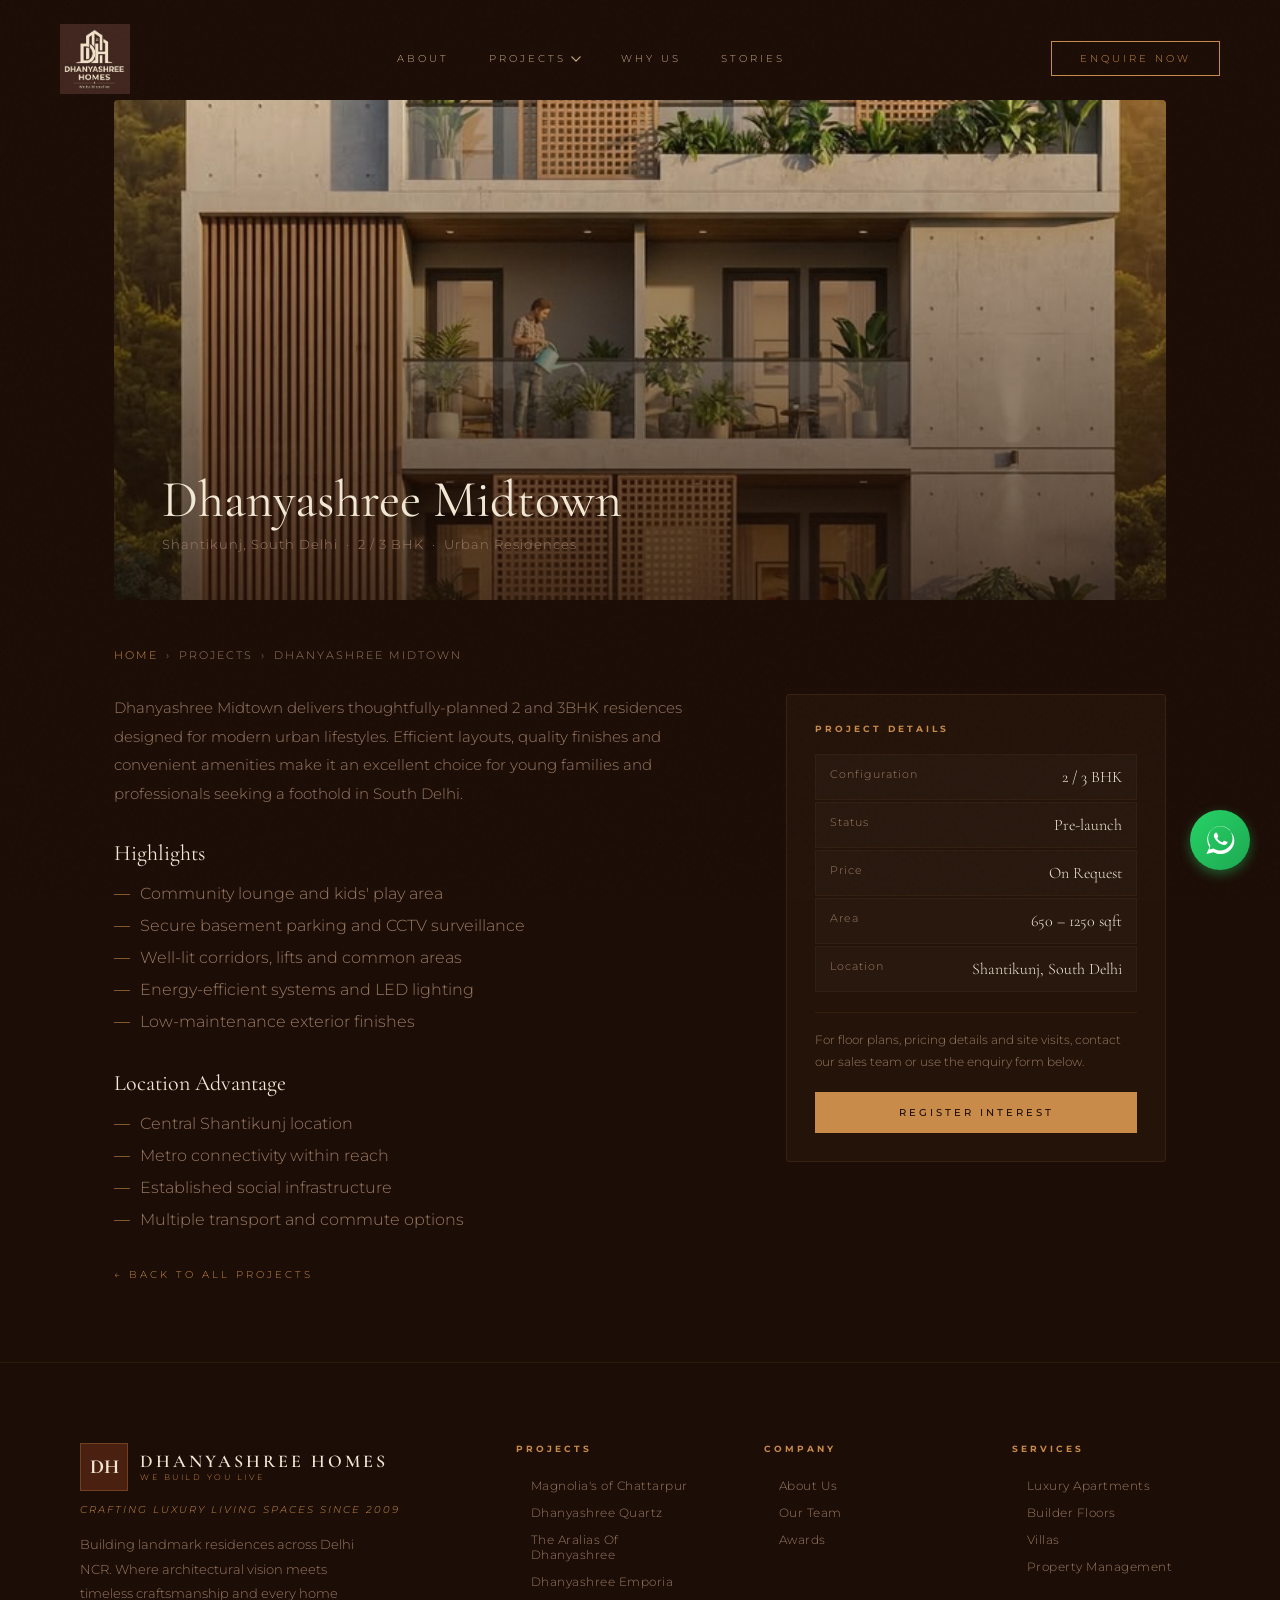
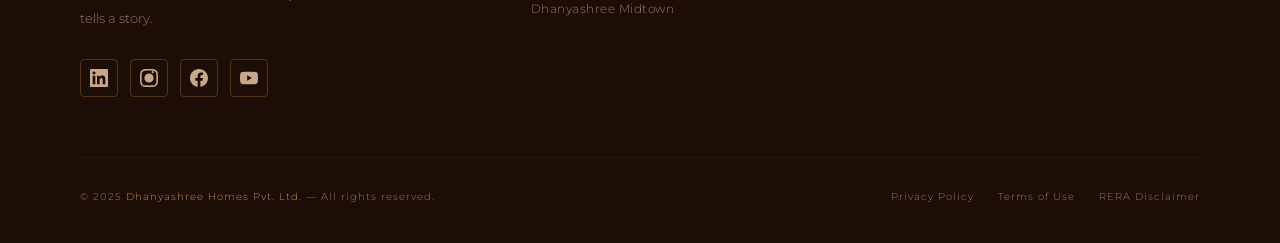
<file: dhanyashree-midtown.html>
<!DOCTYPE html>
<html lang="en">
<head>
  <meta charset="utf-8" />
  <meta name="viewport" content="width=device-width, initial-scale=1" />
  <title>Dhanyashree Midtown — Dhanyashree Homes</title>
  <link href="https://fonts.googleapis.com/css2?family=Montserrat:wght@300;400;500;600&family=Cormorant+Garamond:ital,wght@0,300;0,400;0,600;1,400&display=swap" rel="stylesheet">
  <link rel="stylesheet" href="shared.css">
  <link rel="stylesheet" href="styles.css">
  <style>
    body { padding-top: 100px; }
    .project-hero { height: 500px; background-size: cover; background-position: center; border-radius: 4px; position: relative; margin-bottom: 48px; overflow: hidden; }
    .project-hero::after { content:''; position: absolute; inset: 0; background: linear-gradient(180deg, rgba(28,13,6,.1) 0%, rgba(28,13,6,.75) 100%); }
    .hero-inner { position: absolute; z-index: 2; padding: 48px; color: var(--cream); display: flex; flex-direction: column; justify-content: flex-end; height: 100%; width: 100%; }
    .project-title { font-family: 'Cormorant Garamond', serif; font-size: clamp(28px, 5vw, 52px); font-weight: 400; margin-bottom: 8px; line-height: 1.1; }
    .project-meta { color: var(--text-muted); font-size: 13px; letter-spacing: 1px; }
    .breadcrumb { display: flex; align-items: center; gap: 8px; font-size: 11px; letter-spacing: 2px; text-transform: uppercase; color: var(--text-muted); margin-bottom: 32px; }
    .breadcrumb a { color: var(--amber); text-decoration: none; }
    .breadcrumb a:hover { color: var(--cream); }
    .project-body { display: grid; grid-template-columns: 1fr 380px; gap: 40px; margin-bottom: 80px; align-items: start; }
    .project-desc { font-size: 15px; line-height: 1.9; color: var(--text-muted); margin-bottom: 24px; }
    .project-body h3 { font-family: 'Cormorant Garamond', serif; font-size: 22px; font-weight: 400; color: var(--cream); margin-top: 32px; margin-bottom: 12px; }
    .project-body ul { color: var(--text-muted); line-height: 2; padding-left: 0; list-style: none; }
    .project-body ul li::before { content: '—'; color: var(--amber); margin-right: 10px; }
    .project-side { background: rgba(201,139,74,.05); padding: 28px; border: 1px solid rgba(201,139,74,.12); border-radius: 4px; position: sticky; top: 110px; }
    .project-side strong { font-size: 9px; letter-spacing: 3px; text-transform: uppercase; color: var(--amber); display: block; margin-bottom: 20px; }
    .specs { display: grid; gap: 2px; margin-top: 12px; }
    .spec { display: flex; justify-content: space-between; font-size: 13px; color: var(--cream); padding: 12px 14px; background: rgba(255,255,255,.02); border: 1px solid rgba(201,139,74,.06); }
    .spec span:first-child { color: var(--text-muted); font-size: 11px; letter-spacing: 1px; }
    .spec span:last-child { font-family: 'Cormorant Garamond', serif; font-size: 16px; }
    .side-note { margin-top: 20px; color: var(--text-muted); font-size: 12px; line-height: 1.8; border-top: 1px solid rgba(201,139,74,.1); padding-top: 16px; }
    .btn-primary { display: block; background: var(--amber); color: var(--dark); padding: 14px 32px; font-size: 10px; letter-spacing: 3px; text-transform: uppercase; font-family: 'Montserrat', sans-serif; font-weight: 500; text-decoration: none; margin-top: 20px; transition: all .3s; text-align: center; }
    .btn-primary:hover { background: var(--amber-light); }
    button.btn-primary { border: none; cursor: pointer; width: 100%; font-weight: 500; }
    .back-link { display: inline-flex; align-items: center; gap: 10px; font-size: 10px; letter-spacing: 3px; text-transform: uppercase; color: var(--amber); text-decoration: none; transition: gap .3s; margin-top: 32px; }
    .back-link:hover { gap: 18px; }
    @media (max-width: 900px) { .project-body { grid-template-columns: 1fr; } .project-side { position: static; } }
    @media (max-width: 600px) { body { padding-top: 80px; } .project-hero { height: 260px; } .hero-inner { padding: 20px; } .container { padding: 0 16px; } }
  </style>
</head>
<body>

<div class="container">
  <section class="project-hero" style="background-image:url('images/WhatsApp Image 2026-06-03 at 9.50.44 AM (1).jpeg')">
    <div class="hero-inner">
      <div class="project-title">Dhanyashree Midtown</div>
      <div class="project-meta">Shantikunj, South Delhi &nbsp;·&nbsp; 2 / 3 BHK &nbsp;·&nbsp; Urban Residences</div>
    </div>
  </section>

  <nav class="breadcrumb">
    <a href="index.html">Home</a>
    <span>›</span>
    <span>Projects</span>
    <span>›</span>
    <span>Dhanyashree Midtown</span>
  </nav>

  <div class="project-body">
    <div>
      <p class="project-desc">Dhanyashree Midtown delivers thoughtfully-planned 2 and 3BHK residences designed for modern urban lifestyles. Efficient layouts, quality finishes and convenient amenities make it an excellent choice for young families and professionals seeking a foothold in South Delhi.</p>

      <h3>Highlights</h3>
      <ul>
        <li>Community lounge and kids' play area</li>
        <li>Secure basement parking and CCTV surveillance</li>
        <li>Well-lit corridors, lifts and common areas</li>
        <li>Energy-efficient systems and LED lighting</li>
        <li>Low-maintenance exterior finishes</li>
      </ul>

      <h3>Location Advantage</h3>
      <ul>
        <li>Central Shantikunj location</li>
        <li>Metro connectivity within reach</li>
        <li>Established social infrastructure</li>
        <li>Multiple transport and commute options</li>
      </ul>

      <a class="back-link" href="index.html#projects">← Back to All Projects</a>
    </div>

    <aside class="project-side">
      <strong>Project Details</strong>
      <div class="specs">
        <div class="spec"><span>Configuration</span><span>2 / 3 BHK</span></div>
        <div class="spec"><span>Status</span><span>Pre-launch</span></div>
        <div class="spec"><span>Price</span><span>On Request</span></div>
        <div class="spec"><span>Area</span><span>650 – 1250 sqft</span></div>
        <div class="spec"><span>Location</span><span>Shantikunj, South Delhi</span></div>
      </div>
      <div class="side-note">For floor plans, pricing details and site visits, contact our sales team or use the enquiry form below.</div>
      <button class="btn-primary" onclick="openEnquiryPopup('Dhanyashree Midtown')">Register Interest</button>
    </aside>
  </div>
</div>

<script src="components.js"></script>
<script src="enquiry_popup.js"></script>
<script>
  window.addEventListener('scroll', () => {
    const nav = document.getElementById('navbar');
    if (nav) nav.classList.toggle('scrolled', window.scrollY > 60);
  });
</script>

<a id="whatsapp-btn" class="whatsapp-float" title="Chat with us on WhatsApp" href="https://wa.me/919311373023?text=Hi!%20I%20am%20interested%20in%20your%20projects." target="_blank" rel="noopener noreferrer">
  <svg xmlns="http://www.w3.org/2000/svg" viewBox="0 0 448 512" fill="currentColor">
    <path d="M380.9 97.1C339 55 286.4 32 231.4 32c-54.8.1-107.2 23.1-148.1 64.4C42.8 137.8 19.8 190.4 19.8 245c0 45.1 12.2 89 35.4 127.4L7 480l112.7-29.5c36.9 20.2 78.6 30.6 121.1 30.6h.1c54.9 0 107.5-23 148.5-64.5 40.9-41.4 63.9-94 63.9-149.1-.1-54.9-23.1-107.3-64-148.9zm-149 327.5c-37.4 0-73.8-10-105.5-28.9l-7.5-4.4-66.8 17.5 17.9-65.2-4.8-7.6c-20.1-31.8-30.7-68.6-30.6-107.3.1-107.3 87.4-194.6 194.8-194.6 52.2 0 101.2 20.3 138.1 57.2 36.9 36.9 57.1 85.8 57.1 138 0 107.4-87.3 194.7-194.7 194.7zm101.2-138.5c-5.5-2.7-32.5-16-37.5-17.8-5-1.9-8.6-2.7-12.2 2.7-3.6 5.4-14 17.8-17.1 21.5-3.1 3.7-6.2 4.2-11.7 1.4-31.9-15.9-52.7-28.4-73.7-64.4-5.6-9.6 5.6-8.9 16.1-29.5 1.8-3.7.9-6.9-.5-9.6-1.4-2.7-12.2-29.4-16.7-40.2-4.4-10.6-8.9-9.2-12.2-9.4-3.2-.3-6.9-.4-10.4-.4-3.4 0-8.9 1.3-13.5 6.9-4.6 5.6-17.6 17.2-17.6 41.9 0 24.7 18 48.5 20.5 51.9 2.7 3.5 37.7 57.5 91.4 80.6 12.8 5.5 22.8 8.8 30.6 11.3 12.8 4 24.4 3.4 33.6 2.1 10.2-1.5 32.5-13.3 37.1-26.1 4.7-12.8 4.7-23.8 3.3-26.1-1.4-2.3-5.1-3.7-10.6-6.4z"/>
  </svg>
</a>
</body>
</html>
</file>
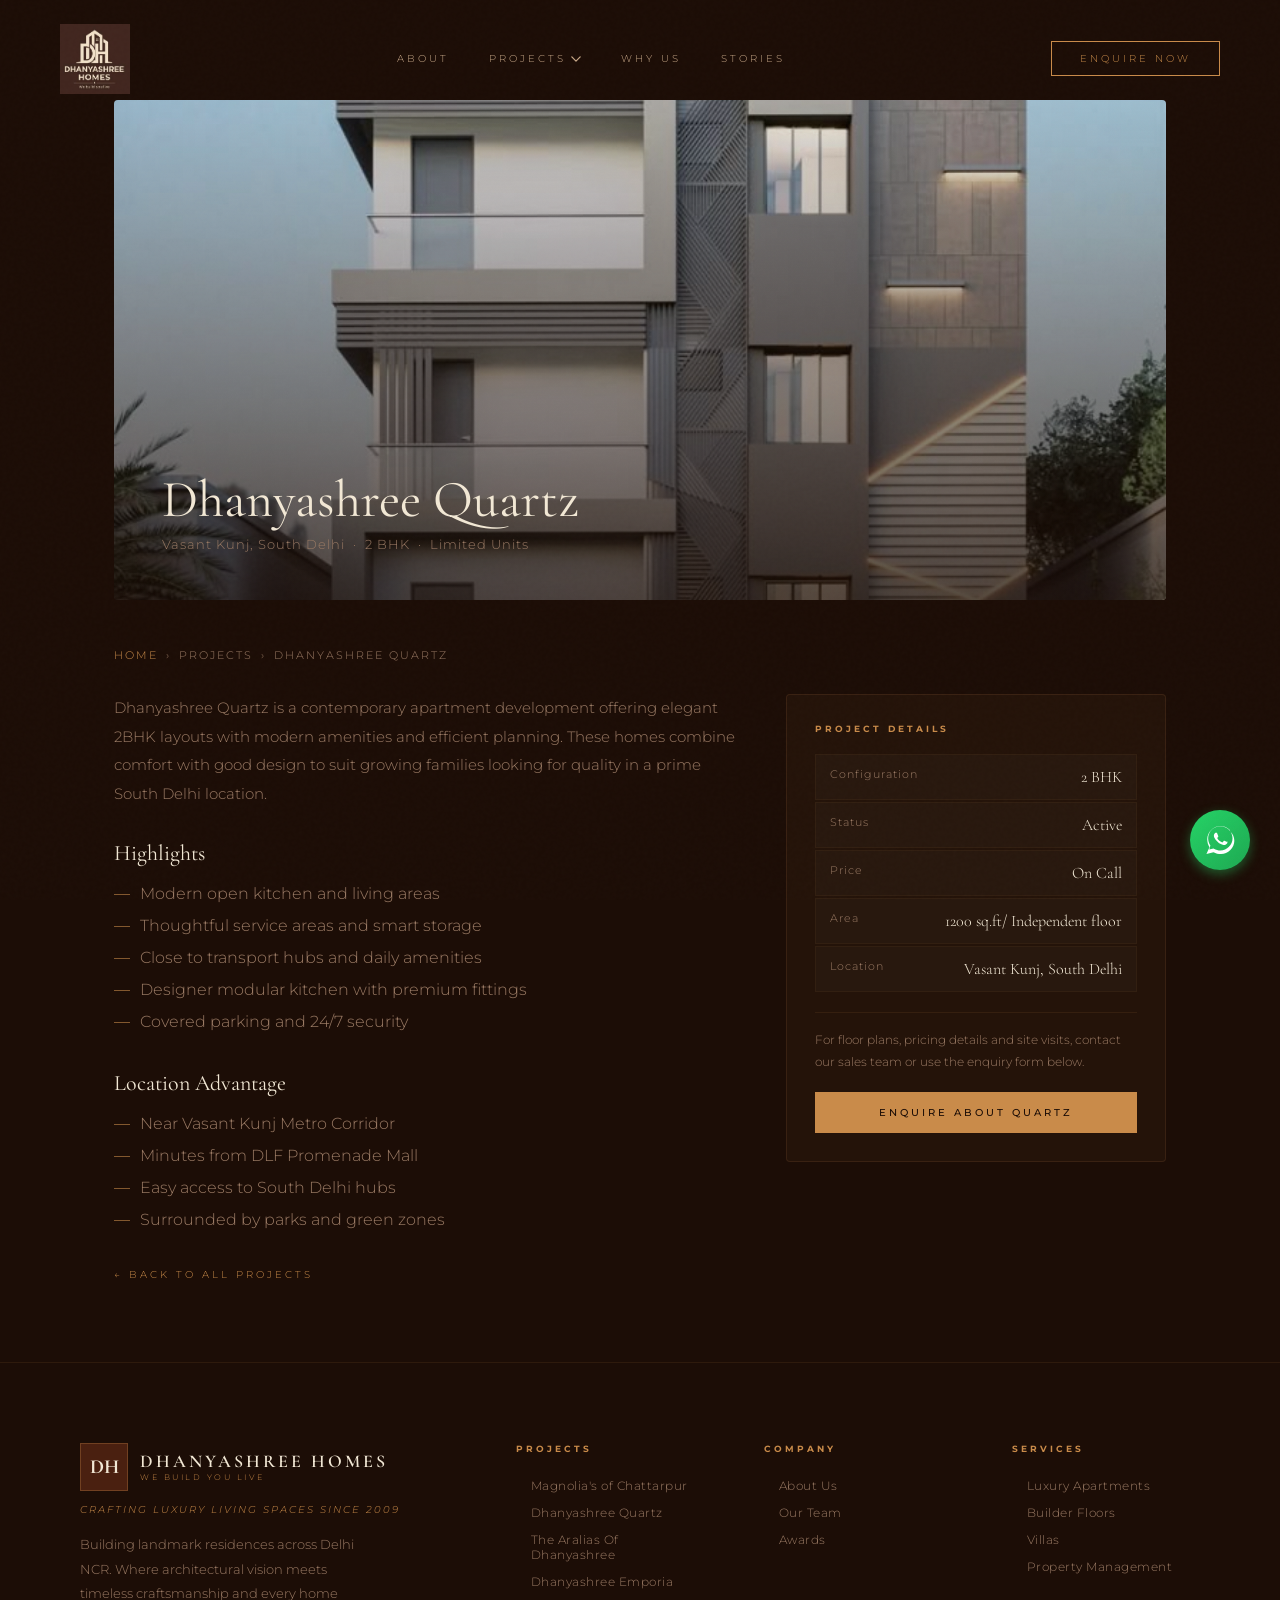
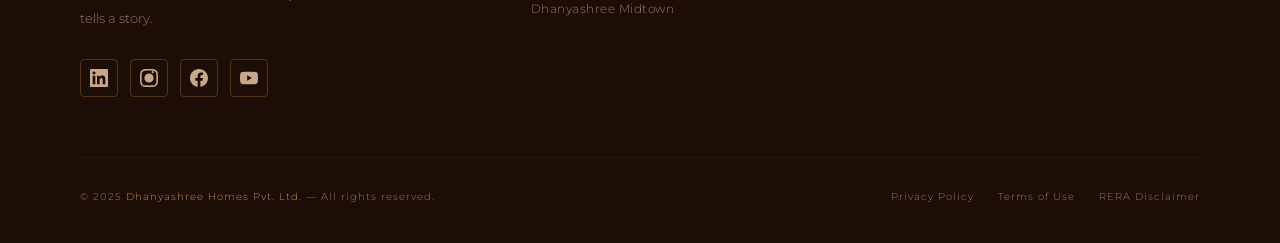
<file: dhanyashree-quartz.html>
<!DOCTYPE html>
<html lang="en">
<head>
  <meta charset="utf-8" />
  <meta name="viewport" content="width=device-width, initial-scale=1" />
  <title>Dhanyashree Quartz — Dhanyashree Homes</title>
  <link href="https://fonts.googleapis.com/css2?family=Montserrat:wght@300;400;500;600&family=Cormorant+Garamond:ital,wght@0,300;0,400;0,600;1,400&display=swap" rel="stylesheet">
  <link rel="stylesheet" href="shared.css">
  <link rel="stylesheet" href="styles.css">
  <style>
    body { padding-top: 100px; }
    .project-hero { height: 500px; background-size: cover; background-position: center; border-radius: 4px; position: relative; margin-bottom: 48px; overflow: hidden; }
    .project-hero::after { content:''; position: absolute; inset: 0; background: linear-gradient(180deg, rgba(28,13,6,.1) 0%, rgba(28,13,6,.75) 100%); }
    .hero-inner { position: absolute; z-index: 2; padding: 48px; color: var(--cream); display: flex; flex-direction: column; justify-content: flex-end; height: 100%; width: 100%; }
    .project-title { font-family: 'Cormorant Garamond', serif; font-size: clamp(28px, 5vw, 52px); font-weight: 400; margin-bottom: 8px; line-height: 1.1; }
    .project-meta { color: var(--text-muted); font-size: 13px; letter-spacing: 1px; }
    .breadcrumb { display: flex; align-items: center; gap: 8px; font-size: 11px; letter-spacing: 2px; text-transform: uppercase; color: var(--text-muted); margin-bottom: 32px; }
    .breadcrumb a { color: var(--amber); text-decoration: none; }
    .breadcrumb a:hover { color: var(--cream); }
    .project-body { display: grid; grid-template-columns: 1fr 380px; gap: 40px; margin-bottom: 80px; align-items: start; }
    .project-desc { font-size: 15px; line-height: 1.9; color: var(--text-muted); margin-bottom: 24px; }
    .project-body h3 { font-family: 'Cormorant Garamond', serif; font-size: 22px; font-weight: 400; color: var(--cream); margin-top: 32px; margin-bottom: 12px; }
    .project-body ul { color: var(--text-muted); line-height: 2; padding-left: 0; list-style: none; }
    .project-body ul li::before { content: '—'; color: var(--amber); margin-right: 10px; }
    .project-side { background: rgba(201,139,74,.05); padding: 28px; border: 1px solid rgba(201,139,74,.12); border-radius: 4px; position: sticky; top: 110px; }
    .project-side strong { font-size: 9px; letter-spacing: 3px; text-transform: uppercase; color: var(--amber); display: block; margin-bottom: 20px; }
    .specs { display: grid; gap: 2px; margin-top: 12px; }
    .spec { display: flex; justify-content: space-between; font-size: 13px; color: var(--cream); padding: 12px 14px; background: rgba(255,255,255,.02); border: 1px solid rgba(201,139,74,.06); }
    .spec span:first-child { color: var(--text-muted); font-size: 11px; letter-spacing: 1px; }
    .spec span:last-child { font-family: 'Cormorant Garamond', serif; font-size: 16px; }
    .side-note { margin-top: 20px; color: var(--text-muted); font-size: 12px; line-height: 1.8; border-top: 1px solid rgba(201,139,74,.1); padding-top: 16px; }
    .btn-primary { display: block; background: var(--amber); color: var(--dark); padding: 14px 32px; font-size: 10px; letter-spacing: 3px; text-transform: uppercase; font-family: 'Montserrat', sans-serif; font-weight: 500; text-decoration: none; margin-top: 20px; transition: all .3s; text-align: center; }
    .btn-primary:hover { background: var(--amber-light); }
    button.btn-primary { border: none; cursor: pointer; width: 100%; font-weight: 500; }
    .back-link { display: inline-flex; align-items: center; gap: 10px; font-size: 10px; letter-spacing: 3px; text-transform: uppercase; color: var(--amber); text-decoration: none; transition: gap .3s; margin-top: 32px; }
    .back-link:hover { gap: 18px; }
    @media (max-width: 900px) { .project-body { grid-template-columns: 1fr; } .project-side { position: static; } }
    @media (max-width: 600px) { body { padding-top: 80px; } .project-hero { height: 260px; } .hero-inner { padding: 20px; } .container { padding: 0 16px; } }
  </style>
</head>
<body>

<div class="container">
  <section class="project-hero" style="background-image:url('images/WhatsApp Image 2026-06-03 at 9.50.45 AM.jpeg')">
    <div class="hero-inner">
      <div class="project-title">Dhanyashree Quartz</div>
      <div class="project-meta">Vasant Kunj, South Delhi &nbsp;·&nbsp; 2 BHK &nbsp;·&nbsp; Limited Units</div>
    </div>
  </section>

  <nav class="breadcrumb">
    <a href="index.html">Home</a>
    <span>›</span>
    <span>Projects</span>
    <span>›</span>
    <span>Dhanyashree Quartz</span>
  </nav>

  <div class="project-body">
    <div>
      <p class="project-desc">Dhanyashree Quartz is a contemporary apartment development offering elegant 2BHK layouts with modern amenities and efficient planning. These homes combine comfort with good design to suit growing families looking for quality in a prime South Delhi location.</p>

      <h3>Highlights</h3>
      <ul>
        <li>Modern open kitchen and living areas</li>
        <li>Thoughtful service areas and smart storage</li>
        <li>Close to transport hubs and daily amenities</li>
        <li>Designer modular kitchen with premium fittings</li>
        <li>Covered parking and 24/7 security</li>
      </ul>

      <h3>Location Advantage</h3>
      <ul>
        <li>Near Vasant Kunj Metro Corridor</li>
        <li>Minutes from DLF Promenade Mall</li>
        <li>Easy access to South Delhi hubs</li>
        <li>Surrounded by parks and green zones</li>
      </ul>

      <a class="back-link" href="index.html#projects">← Back to All Projects</a>
    </div>

    <aside class="project-side">
      <strong>Project Details</strong>
      <div class="specs">
        <div class="spec"><span>Configuration</span><span>2 BHK</span></div>
        <div class="spec"><span>Status</span><span>Active</span></div>
        <div class="spec"><span>Price</span><span>On Call</span></div>
        <div class="spec"><span>Area</span><span>1200 sq.ft/ Independent floor</span></div>
        <div class="spec"><span>Location</span><span>Vasant Kunj, South Delhi</span></div>
      </div>
      <div class="side-note">For floor plans, pricing details and site visits, contact our sales team or use the enquiry form below.</div>
      <button class="btn-primary" onclick="openEnquiryPopup('Dhanyashree Quartz')">Enquire About Quartz</button>
    </aside>
  </div>
</div>

<script src="components.js"></script>
<script src="enquiry_popup.js"></script>
<script>
  window.addEventListener('scroll', () => {
    const nav = document.getElementById('navbar');
    if (nav) nav.classList.toggle('scrolled', window.scrollY > 60);
  });
</script>

<a id="whatsapp-btn" class="whatsapp-float" title="Chat with us on WhatsApp" href="https://wa.me/919311373023?text=Hi!%20I%20am%20interested%20in%20your%20projects." target="_blank" rel="noopener noreferrer">
  <svg xmlns="http://www.w3.org/2000/svg" viewBox="0 0 448 512" fill="currentColor">
    <path d="M380.9 97.1C339 55 286.4 32 231.4 32c-54.8.1-107.2 23.1-148.1 64.4C42.8 137.8 19.8 190.4 19.8 245c0 45.1 12.2 89 35.4 127.4L7 480l112.7-29.5c36.9 20.2 78.6 30.6 121.1 30.6h.1c54.9 0 107.5-23 148.5-64.5 40.9-41.4 63.9-94 63.9-149.1-.1-54.9-23.1-107.3-64-148.9zm-149 327.5c-37.4 0-73.8-10-105.5-28.9l-7.5-4.4-66.8 17.5 17.9-65.2-4.8-7.6c-20.1-31.8-30.7-68.6-30.6-107.3.1-107.3 87.4-194.6 194.8-194.6 52.2 0 101.2 20.3 138.1 57.2 36.9 36.9 57.1 85.8 57.1 138 0 107.4-87.3 194.7-194.7 194.7zm101.2-138.5c-5.5-2.7-32.5-16-37.5-17.8-5-1.9-8.6-2.7-12.2 2.7-3.6 5.4-14 17.8-17.1 21.5-3.1 3.7-6.2 4.2-11.7 1.4-31.9-15.9-52.7-28.4-73.7-64.4-5.6-9.6 5.6-8.9 16.1-29.5 1.8-3.7.9-6.9-.5-9.6-1.4-2.7-12.2-29.4-16.7-40.2-4.4-10.6-8.9-9.2-12.2-9.4-3.2-.3-6.9-.4-10.4-.4-3.4 0-8.9 1.3-13.5 6.9-4.6 5.6-17.6 17.2-17.6 41.9 0 24.7 18 48.5 20.5 51.9 2.7 3.5 37.7 57.5 91.4 80.6 12.8 5.5 22.8 8.8 30.6 11.3 12.8 4 24.4 3.4 33.6 2.1 10.2-1.5 32.5-13.3 37.1-26.1 4.7-12.8 4.7-23.8 3.3-26.1-1.4-2.3-5.1-3.7-10.6-6.4z"/>
  </svg>
</a>
</body>
</html>
</file>
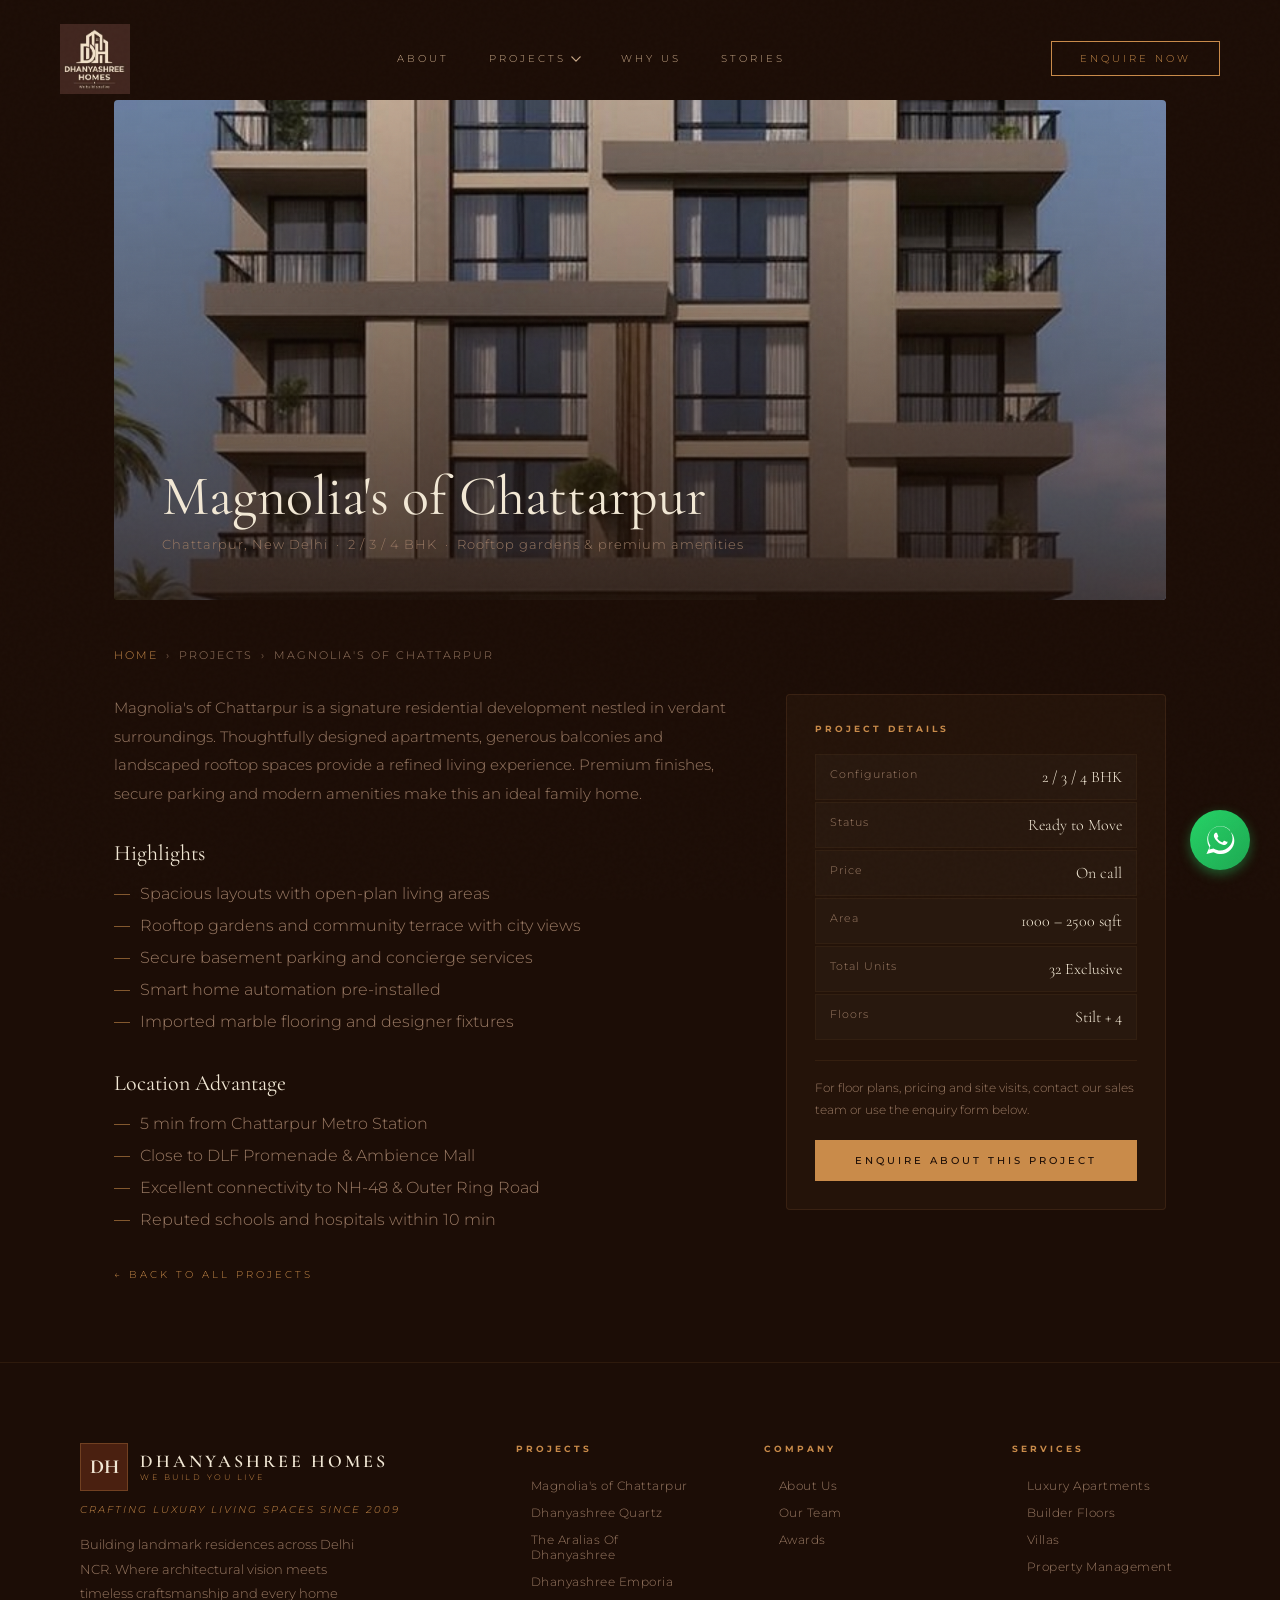
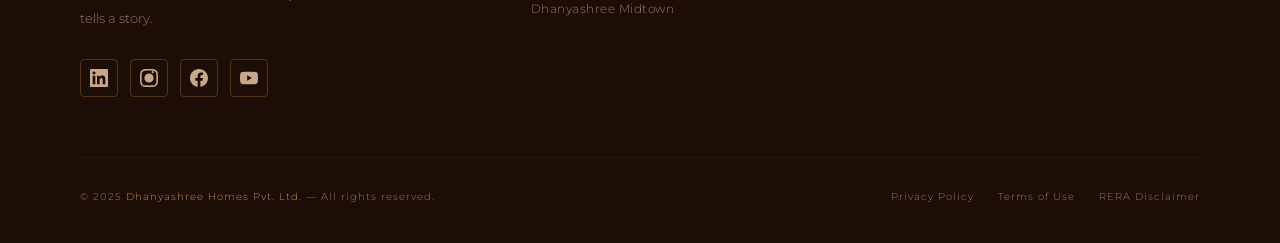
<file: magnolias-chattarpur.html>
<!DOCTYPE html>
<html lang="en">
<head>
  <meta charset="utf-8" />
  <meta name="viewport" content="width=device-width, initial-scale=1" />
  <title>Magnolia's of Chattarpur — Dhanyashree Homes</title>
  <link href="https://fonts.googleapis.com/css2?family=Montserrat:wght@300;400;500;600&family=Cormorant+Garamond:ital,wght@0,300;0,400;0,600;1,400&display=swap" rel="stylesheet">
  <link rel="stylesheet" href="shared.css">
  <link rel="stylesheet" href="styles.css">
  <style>
    body { padding-top: 100px; }
    /* ─── PROJECT HERO ─── */
    .project-hero {
      height: 500px;
      background-size: cover;
      background-position: center;
      border-radius: 4px;
      position: relative;
      margin-bottom: 48px;
      overflow: hidden;
    }
    .project-hero::after {
      content: '';
      position: absolute;
      inset: 0;
      background: linear-gradient(180deg, rgba(28,13,6,.1) 0%, rgba(28,13,6,.75) 100%);
    }
    .hero-inner {
      position: absolute;
      z-index: 2;
      padding: 48px;
      color: var(--cream);
      display: flex;
      flex-direction: column;
      justify-content: flex-end;
      height: 100%;
      width: 100%;
    }
    .project-title {
      font-family: 'Cormorant Garamond', serif;
      font-size: clamp(32px, 5vw, 56px);
      font-weight: 400;
      margin-bottom: 8px;
      line-height: 1.1;
    }
    .project-meta {
      color: var(--text-muted);
      font-size: 13px;
      letter-spacing: 1px;
    }
    /* ─── BREADCRUMB ─── */
    .breadcrumb {
      display: flex;
      align-items: center;
      gap: 8px;
      font-size: 11px;
      letter-spacing: 2px;
      text-transform: uppercase;
      color: var(--text-muted);
      margin-bottom: 32px;
    }
    .breadcrumb a { color: var(--amber); text-decoration: none; }
    .breadcrumb a:hover { color: var(--cream); }
    .breadcrumb span { color: var(--text-muted); }
    /* ─── CONTENT BODY ─── */
    .project-body {
      display: grid;
      grid-template-columns: 1fr 380px;
      gap: 40px;
      margin-bottom: 80px;
      align-items: start;
    }
    .project-desc {
      font-size: 15px;
      line-height: 1.9;
      color: var(--text-muted);
      margin-bottom: 24px;
    }
    .project-body h3 {
      font-family: 'Cormorant Garamond', serif;
      font-size: 22px;
      font-weight: 400;
      color: var(--cream);
      margin-top: 32px;
      margin-bottom: 12px;
    }
    .project-body ul {
      color: var(--text-muted);
      line-height: 2;
      padding-left: 0;
      list-style: none;
    }
    .project-body ul li::before {
      content: '—';
      color: var(--amber);
      margin-right: 10px;
    }
    /* ─── SIDE CARD ─── */
    .project-side {
      background: rgba(201,139,74,.05);
      padding: 28px;
      border: 1px solid rgba(201,139,74,.12);
      border-radius: 4px;
      position: sticky;
      top: 110px;
    }
    .project-side strong {
      font-size: 9px;
      letter-spacing: 3px;
      text-transform: uppercase;
      color: var(--amber);
      display: block;
      margin-bottom: 20px;
    }
    .specs { display: grid; gap: 2px; margin-top: 12px; }
    .spec {
      display: flex;
      justify-content: space-between;
      font-size: 13px;
      color: var(--cream);
      padding: 12px 14px;
      background: rgba(255,255,255,.02);
      border: 1px solid rgba(201,139,74,.06);
    }
    .spec span:first-child { color: var(--text-muted); font-size: 11px; letter-spacing: 1px; }
    .spec span:last-child { font-family: 'Cormorant Garamond', serif; font-size: 16px; }
    .side-note {
      margin-top: 20px;
      color: var(--text-muted);
      font-size: 12px;
      line-height: 1.8;
      border-top: 1px solid rgba(201,139,74,.1);
      padding-top: 16px;
    }
    .btn-primary {
      display: inline-block;
      background: var(--amber);
      color: var(--dark);
      padding: 14px 32px;
      font-size: 10px;
      letter-spacing: 3px;
      text-transform: uppercase;
      font-family: 'Montserrat', sans-serif;
      font-weight: 500;
      text-decoration: none;
      margin-top: 20px;
      transition: all .3s;
      border: none;
      cursor: pointer;
      width: 100%;
      text-align: center;
    }
    .btn-primary:hover { background: var(--amber-light); }
    button.btn-primary { border: none; cursor: pointer; width: 100%; font-weight: 500; }
    /* ─── BACK LINK ─── */
    .back-link {
      display: inline-flex;
      align-items: center;
      gap: 10px;
      font-size: 10px;
      letter-spacing: 3px;
      text-transform: uppercase;
      color: var(--amber);
      text-decoration: none;
      transition: gap .3s;
      margin-top: 32px;
    }
    .back-link:hover { gap: 18px; }

    /* ─── RESPONSIVE ─── */
    @media (max-width: 900px) {
      .project-body { grid-template-columns: 1fr; }
      .project-side { position: static; }
    }
    @media (max-width: 600px) {
      body { padding-top: 80px; }
      .project-hero { height: 300px; }
      .hero-inner { padding: 24px; }
      .project-title { font-size: 28px; }
      .container { padding: 0 16px; }
    }
  </style>
</head>
<body>

<div class="container">
  <!-- Project Hero -->
  <section class="project-hero" style="background-image:url('images/WhatsApp Image 2026-06-03 at 9.50.44 AM.jpeg')">
    <div class="hero-inner">
      <div class="project-title">Magnolia's of Chattarpur</div>
      <div class="project-meta">Chattarpur, New Delhi &nbsp;·&nbsp; 2 / 3 / 4 BHK &nbsp;·&nbsp; Rooftop gardens &amp; premium amenities</div>
    </div>
  </section>

  <!-- Breadcrumb -->
  <nav class="breadcrumb">
    <a href="index.html">Home</a>
    <span>›</span>
    <span>Projects</span>
    <span>›</span>
    <span>Magnolia's of Chattarpur</span>
  </nav>

  <!-- Body -->
  <div class="project-body">
    <div>
      <p class="project-desc">Magnolia's of Chattarpur is a signature residential development nestled in verdant surroundings. Thoughtfully designed apartments, generous balconies and landscaped rooftop spaces provide a refined living experience. Premium finishes, secure parking and modern amenities make this an ideal family home.</p>

      <h3>Highlights</h3>
      <ul>
        <li>Spacious layouts with open-plan living areas</li>
        <li>Rooftop gardens and community terrace with city views</li>
        <li>Secure basement parking and concierge services</li>
        <li>Smart home automation pre-installed</li>
        <li>Imported marble flooring and designer fixtures</li>
      </ul>

      <h3>Location Advantage</h3>
      <ul>
        <li>5 min from Chattarpur Metro Station</li>
        <li>Close to DLF Promenade &amp; Ambience Mall</li>
        <li>Excellent connectivity to NH-48 &amp; Outer Ring Road</li>
        <li>Reputed schools and hospitals within 10 min</li>
      </ul>

      <a class="back-link" href="index.html#projects">← Back to All Projects</a>
    </div>

    <aside class="project-side">
      <strong>Project Details</strong>
      <div class="specs">
        <div class="spec"><span>Configuration</span><span>2 / 3 / 4 BHK</span></div>
        <div class="spec"><span>Status</span><span>Ready to Move</span></div>
        <div class="spec"><span>Price</span><span>On call</span></div>
        <div class="spec"><span>Area</span><span>1000 – 2500 sqft</span></div>
        <div class="spec"><span>Total Units</span><span>32 Exclusive</span></div>
        <div class="spec"><span>Floors</span><span>Stilt + 4</span></div>
      </div>
      <div class="side-note">For floor plans, pricing and site visits, contact our sales team or use the enquiry form below.</div>
      <button class="btn-primary" onclick="openEnquiryPopup('Magnolia\'s of Chattarpur')">Enquire About This Project</button>
    </aside>
  </div>
</div>

<!-- Dynamic nav + footer injected by components.js -->
<script src="components.js"></script>
<script src="enquiry_popup.js"></script>
<script>
  // Scroll to hide/show nav scrolled state on project pages
  window.addEventListener('scroll', () => {
    const nav = document.getElementById('navbar');
    if (nav) nav.classList.toggle('scrolled', window.scrollY > 60);
  });
</script>

<a id="whatsapp-btn" class="whatsapp-float" title="Chat with us on WhatsApp" href="https://wa.me/919311373023?text=Hi!%20I%20am%20interested%20in%20your%20projects." target="_blank" rel="noopener noreferrer">
  <svg xmlns="http://www.w3.org/2000/svg" viewBox="0 0 448 512" fill="currentColor">
    <path d="M380.9 97.1C339 55 286.4 32 231.4 32c-54.8.1-107.2 23.1-148.1 64.4C42.8 137.8 19.8 190.4 19.8 245c0 45.1 12.2 89 35.4 127.4L7 480l112.7-29.5c36.9 20.2 78.6 30.6 121.1 30.6h.1c54.9 0 107.5-23 148.5-64.5 40.9-41.4 63.9-94 63.9-149.1-.1-54.9-23.1-107.3-64-148.9zm-149 327.5c-37.4 0-73.8-10-105.5-28.9l-7.5-4.4-66.8 17.5 17.9-65.2-4.8-7.6c-20.1-31.8-30.7-68.6-30.6-107.3.1-107.3 87.4-194.6 194.8-194.6 52.2 0 101.2 20.3 138.1 57.2 36.9 36.9 57.1 85.8 57.1 138 0 107.4-87.3 194.7-194.7 194.7zm101.2-138.5c-5.5-2.7-32.5-16-37.5-17.8-5-1.9-8.6-2.7-12.2 2.7-3.6 5.4-14 17.8-17.1 21.5-3.1 3.7-6.2 4.2-11.7 1.4-31.9-15.9-52.7-28.4-73.7-64.4-5.6-9.6 5.6-8.9 16.1-29.5 1.8-3.7.9-6.9-.5-9.6-1.4-2.7-12.2-29.4-16.7-40.2-4.4-10.6-8.9-9.2-12.2-9.4-3.2-.3-6.9-.4-10.4-.4-3.4 0-8.9 1.3-13.5 6.9-4.6 5.6-17.6 17.2-17.6 41.9 0 24.7 18 48.5 20.5 51.9 2.7 3.5 37.7 57.5 91.4 80.6 12.8 5.5 22.8 8.8 30.6 11.3 12.8 4 24.4 3.4 33.6 2.1 10.2-1.5 32.5-13.3 37.1-26.1 4.7-12.8 4.7-23.8 3.3-26.1-1.4-2.3-5.1-3.7-10.6-6.4z"/>
  </svg>
</a>
</body>
</html>
</file>
<file: shared.css>
/*
 * Dhanyashree Homes — Shared Component & Responsive Styles
 */

/* ══════════════════════════════════════════════
   CSS VARIABLES
══════════════════════════════════════════════ */
:root {
  --brown:        #4A2010;
  --brown-mid:    #6B3420;
  --brown-light:  #9C5A36;
  --amber:        #C98B4A;
  --amber-light:  #E0B97A;
  --cream:        #F2E8D5;
  --cream-light:  #FAF4E8;
  --dark:         #1C0D06;
  --dark2:        #231008;
  --dark3:        #2E1510;
  --dark4:        #3A1C12;
  --text-muted:   #9A7A64;
  --text-light:   #C8A888;
  --ring-rgba:    rgba(201,139,74,.5);
  --ring-rgba2:   rgba(201,139,74,.8);
}

/* ══════════════════════════════════════════════
   NAV — base
══════════════════════════════════════════════ */
nav#navbar {
  position: fixed;
  top: 0; left: 0; right: 0;
  z-index: 1000;
  padding: 24px 60px;
  display: flex;
  align-items: center;
  justify-content: space-between;
  transition: padding .4s ease, background .4s ease;
}
nav#navbar.scrolled {
  padding: 14px 60px;
  background: #41261F;
  backdrop-filter: blur(20px);
  border-bottom: 1px solid rgba(201,139,74,.15);
}

/* Logo */
.nav-logo-img {
  width: 70px;
  height: auto;
  display: block;
}
.loader-logo-img { width: 100px; height: auto; }

/* ── Desktop nav links ── */
.nav-links {
  display: flex;
  align-items: center;
  gap: 40px;
  list-style: none;
  margin: 0; padding: 0;
}
.nav-links > li { position: relative; }
.nav-links a,
.dropdown-trigger {
  font-size: 10px;
  letter-spacing: 3px;
  text-transform: uppercase;
  color: var(--text-light);
  text-decoration: none;
  transition: color .3s;
  position: relative;
  background: none;
  border: none;
  cursor: pointer;
  font-family: 'Montserrat', sans-serif;
  padding: 0;
  display: flex;
  align-items: center;
  gap: 5px;
}
.nav-links a::after,
.dropdown-trigger::after {
  content: '';
  position: absolute;
  bottom: -4px; left: 0; right: 0;
  height: 1px;
  background: var(--amber);
  transform: scaleX(0);
  transition: transform .3s cubic-bezier(.4,0,.2,1);
}
.nav-links a:hover,
.dropdown-trigger:hover,
.has-dropdown.drop-open .dropdown-trigger { color: var(--amber); }
.nav-links a:hover::after,
.dropdown-trigger:hover::after { transform: scaleX(1); }

/* chevron icon inside trigger */
.chevron-icon {
  width: 10px; height: 10px;
  transition: transform .25s ease;
  flex-shrink: 0;
}
.has-dropdown.drop-open .chevron-icon { transform: rotate(180deg); }

/* ── Desktop dropdown panel ── */
.dropdown-panel {
  position: absolute;
  top: calc(100% + 16px);
  left: 50%;
  transform: translateX(-50%) translateY(8px);
  background: rgba(22,10,4,.97);
  backdrop-filter: blur(24px);
  border: 1px solid rgba(201,139,74,.18);
  min-width: 280px;
  list-style: none;
  padding: 8px 0;
  margin: 0;
  z-index: 1200;
  opacity: 0;
  pointer-events: none;
  visibility: hidden;
  transition: opacity .22s ease, transform .22s ease, visibility .22s;
}
/* Invisible bridge so mouse can travel from trigger to panel */
.dropdown-panel::before {
  content: '';
  position: absolute;
  top: -20px; left: 0; right: 0;
  height: 20px;
}
/* Arrow tip */
.dropdown-panel::after {
  content: '';
  position: absolute;
  top: -5px;
  left: 50%;
  transform: translateX(-50%) rotate(45deg);
  width: 9px; height: 9px;
  background: rgba(22,10,4,.97);
  border-left: 1px solid rgba(201,139,74,.18);
  border-top: 1px solid rgba(201,139,74,.18);
}
.has-dropdown.drop-open .dropdown-panel {
  opacity: 1;
  pointer-events: auto;
  visibility: visible;
  transform: translateX(-50%) translateY(0);
}
.dropdown-link {
  display: block;
  padding: 11px 22px;
  font-size: 9px;
  letter-spacing: 2px;
  text-transform: uppercase;
  color: var(--text-light);
  text-decoration: none;
  transition: color .2s, background .2s, padding-left .2s;
  white-space: nowrap;
  font-family: 'Montserrat', sans-serif;
}
.dropdown-link::after { display: none; } /* override generic underline rule */
.dropdown-link:hover {
  color: var(--amber);
  background: rgba(201,139,74,.06);
  padding-left: 30px;
}

/* ── CTA button ── */
.nav-right {
  display: flex;
  align-items: center;
  gap: 20px;
}
.nav-cta {
  padding: 10px 28px;
  border: 1px solid var(--amber);
  color: var(--amber);
  font-size: 10px;
  letter-spacing: 3px;
  text-transform: uppercase;
  text-decoration: none;
  transition: background .3s, color .3s;
  font-family: 'Montserrat', sans-serif;
  white-space: nowrap;
}
.nav-cta:hover { background: var(--amber); color: var(--dark); }

/* ── Hamburger ── */
.hamburger {
  display: none;
  flex-direction: column;
  justify-content: center;
  gap: 5px;
  background: transparent;
  border: none;
  cursor: pointer;
  padding: 6px;
  /* z-index: 1100; */
}
.hamburger span {
  display: block;
  width: 24px; height: 2px;
  background: var(--amber);
  border-radius: 2px;
  transition: transform .3s cubic-bezier(.4,0,.2,1), opacity .3s;
  transform-origin: center;
}
.hamburger.active span:nth-child(1) { transform: translateY(7px) rotate(45deg); }
.hamburger.active span:nth-child(2) { opacity: 0; transform: scaleX(0); }
.hamburger.active span:nth-child(3) { transform: translateY(-7px) rotate(-45deg); }

/* ══════════════════════════════════════════════
   MOBILE FULL-SCREEN DRAWER
══════════════════════════════════════════════ */
.mobile-drawer {
  /* Hidden by default — JS adds .is-open */
  position: fixed;
  height: 100vh;;
  inset: 0;
  background: rgba(18,7,2,.97);
  backdrop-filter: blur(28px);
  -webkit-backdrop-filter: blur(28px);
  z-index: 1050;
  display: flex;
  align-items: center;
  justify-content: center;
  /* visibility+opacity so transition works */
  visibility: hidden;
  opacity: 0;
  transition: opacity .35s ease, visibility .35s ease;
  overflow-y: auto;
  -webkit-overflow-scrolling: touch;
}
.mobile-drawer.is-open {
  visibility: visible;
  opacity: 1;
}

/* Close X */
.drawer-close {
  position: fixed;
  top: 20px; right: 20px;
  width: 42px; height: 42px;
  background: transparent;
  border: 1px solid rgba(201,139,74,.3);
  color: var(--amber);
  font-size: 22px;
  line-height: 1;
  border-radius: 50%;
  cursor: pointer;
  display: flex;
  align-items: center;
  justify-content: center;
  transition: background .2s, border-color .2s;
  z-index: 1060;
}
.drawer-close:hover { background: rgba(201,139,74,.12); border-color: var(--amber); }

/* Nav inside drawer */
.drawer-nav {
  display: flex;
  flex-direction: column;
  align-items: center;
  gap: 6px;
  padding: 80px 24px 60px;
  width: 100%;
  max-width: 420px;
}

/* Main drawer links */
.drawer-link {
  font-size: 24px;
  font-family: 'Cormorant Garamond', serif;
  font-weight: 400;
  letter-spacing: 5px;
  text-transform: uppercase;
  color: var(--cream);
  text-decoration: none;
  padding: 10px 0;
  transition: color .25s;
  text-align: center;
  width: 100%;
  display: block;
}
.drawer-link:hover { color: var(--amber); }

/* CTA inside drawer */
.drawer-cta {
  margin-top: 16px;
  padding: 14px 40px !important;
  border: 1px solid var(--amber);
  color: var(--amber) !important;
  font-family: 'Montserrat', sans-serif;
  font-size: 11px !important;
  letter-spacing: 3px;
  display: inline-block !important;
  width: auto !important;
  transition: background .3s, color .3s !important;
}
.drawer-cta:hover { background: var(--amber); color: var(--dark) !important; }

/* ── Accordion (Projects inside drawer) ── */
.drawer-accordion {
  width: 100%;
  text-align: center;
}
.drawer-accordion-btn {
  background: none;
  border: none;
  cursor: pointer;
  display: inline-flex;
  align-items: center;
  justify-content: center;
  gap: 8px;
  width: 100%;
  /* inherits .drawer-link styles */
}
.drawer-accordion-btn .chevron-icon {
  width: 14px; height: 14px;
  color: var(--amber);
  transition: transform .3s ease;
}
.drawer-accordion-btn.is-open .chevron-icon { transform: rotate(180deg); }

.drawer-accordion-body {
  overflow: hidden;
  max-height: 0;
  transition: max-height .4s cubic-bezier(.4,0,.2,1);
}
.drawer-accordion-body.is-open {
  max-height: 600px;
}

.drawer-sub-link {
  display: block;
  font-size: 13px;
  font-family: 'Montserrat', sans-serif;
  letter-spacing: 2px;
  text-transform: uppercase;
  color: var(--text-muted);
  text-decoration: none;
  padding: 9px 0;
  transition: color .25s;
}
.drawer-sub-link:hover { color: var(--amber); }


/* ══════════════════════════════════════════════
   FOOTER — shared styles
══════════════════════════════════════════════ */
footer {
  background: var(--dark);
  border-top: 1px solid rgba(201,139,74,.1);
  padding: 80px 80px 40px;
}
.footer-top {
  display: grid;
  grid-template-columns: 2fr 1fr 1fr 1fr;
  gap: 60px;
  margin-bottom: 60px;
}
.footer-brand {}
.footer-logo-wrap {
  display: flex;
  align-items: center;
  gap: 12px;
  margin-bottom: 12px;
}
.footer-logo-icon {
  width: 48px; height: 48px;
  background: var(--brown);
  border: 1px solid rgba(201,139,74,.3);
  display: flex;
  align-items: center;
  justify-content: center;
  font-family: 'Cormorant Garamond', serif;
  font-size: 20px;
  font-weight: 700;
  color: var(--cream);
  flex-shrink: 0;
}
.footer-logo-name {
  font-family: 'Cormorant Garamond', serif;
  font-size: 18px;
  font-weight: 600;
  letter-spacing: 3px;
  color: var(--cream);
  text-transform: uppercase;
  line-height: 1;
}
.footer-logo-sub {
  font-size: 8px;
  letter-spacing: 2.5px;
  text-transform: uppercase;
  color: var(--amber);
  margin-top: 2px;
}
.footer-tagline {
  font-size: 10px;
  letter-spacing: 2px;
  text-transform: uppercase;
  color: var(--amber);
  font-style: italic;
}
.footer-desc {
  font-size: 13px;
  line-height: 1.9;
  color: var(--text-muted);
  margin-top: 16px;
  max-width: 280px;
}
.footer-socials {
  display: flex;
  gap: 12px;
  margin-top: 28px;
}
.social-icon {
  width: 38px; height: 38px;
  border: 1px solid rgba(201,139,74,.3);
  display: inline-flex;
  align-items: center;
  justify-content: center;
  color: var(--text-light);
  text-decoration: none;
  transition: all .3s ease;
  border-radius: 4px;
  background: transparent;
}
.social-icon svg {
  width: 18px;
  height: 18px;
  fill: currentColor;
  display: block;
}
.social-icon:hover {
  border-color: var(--amber);
  color: var(--amber);
  background: rgba(201,139,74,.08);
  transform: translateY(-2px);
}
.footer-col h4 {
  font-size: 9px;
  letter-spacing: 3px;
  text-transform: uppercase;
  color: var(--amber);
  margin-bottom: 24px;
}
.footer-links {
  list-style: none;
}
.footer-links li { margin-bottom: 12px; }
.footer-links a {
  font-size: 12px;
  color: var(--text-muted);
  text-decoration: none;
  letter-spacing: .5px;
  transition: color .3s;
  display: flex;
  align-items: center;
  gap: 8px;
}
.footer-links a::before {
  content: '→';
  color: var(--amber);
  opacity: 0;
  transform: translateX(-8px);
  transition: all .3s;
  font-size: 10px;
}
.footer-links a:hover { color: var(--cream); padding-left: 4px; }
.footer-links a:hover::before { opacity: 1; transform: translateX(0); }
.footer-bottom {
  border-top: 1px solid rgba(201,139,74,.07);
  padding-top: 32px;
  display: flex;
  justify-content: space-between;
  align-items: center;
}
.footer-copy {
  font-size: 10px;
  letter-spacing: 1px;
  color: var(--text-muted);
}
.footer-copy span { color: var(--amber); }
.footer-legal { display: flex; gap: 24px; }
.footer-legal a {
  font-size: 10px;
  letter-spacing: 1px;
  color: var(--text-muted);
  text-decoration: none;
  transition: color .3s;
}
.footer-legal a:hover { color: var(--amber); }

/* ══════════════════════════════════════════════
   PROJECT PAGES — additional responsive fixes
══════════════════════════════════════════════ */
body.project-page {
  padding-top: 100px;
}

/* ══════════════════════════════════════════════
   RESPONSIVE — Tablet (≤1100px)
══════════════════════════════════════════════ */
@media (max-width: 1100px) {
  nav#navbar, nav#navbar.scrolled { padding: 18px 32px; }

  /* index page sections */
  #about, .spotlight-inner { grid-template-columns: 1fr; gap: 60px; }
  .about-images { height: 400px; }
  .stats-grid { grid-template-columns: repeat(2,1fr); }
  .stats-item { border-bottom: 1px solid rgba(201,139,74,.08); }
  .why-grid { grid-template-columns: repeat(2,1fr); }

  /* footer */
  .footer-top { grid-template-columns: 1fr 1fr; gap: 40px; }

  /* project pages */
  .project-body { grid-template-columns: 1fr; }
}

/* ══════════════════════════════════════════════
   RESPONSIVE — Mobile (≤768px)
══════════════════════════════════════════════ */
@media (max-width: 768px) {
  /* ── Nav ── */
  nav#navbar, nav#navbar.scrolled {
    padding: 16px 20px;
  }
  .nav-links { display: none; }    /* hide desktop links */
  .nav-cta   { display: none; }    /* hide desktop CTA */
  .hamburger { display: flex; }    /* show hamburger */
  /* .mobile-drawer visibility is controlled by JS (.is-open class) */

  /* ── Hero (index) ── */
  #hero { min-height: 520px; }
  .hero-content { padding: 0 24px; max-width: 100%; }
  .hero-stats { display: none; }
  .hero-ctas { flex-direction: column; gap: 14px; align-items: flex-start; }
  .btn-primary, .btn-secondary { padding: 14px 32px; }

  /* ── Stats ── */
  #stats { padding: 60px 24px; }
  .stats-grid { grid-template-columns: repeat(2,1fr); }

  /* ── Sections ── */
  #about, #spotlight, #why, #testimonials, #enquiry {
    padding: 80px 24px;
  }
  #about { grid-template-columns: 1fr; gap: 48px; }
  .about-content { padding-right: 0; }

  /* ── Projects carousel ── */
  #projects { padding: 80px 0; }
  .projects-header { padding: 0 24px; flex-direction: column; align-items: flex-start; gap: 20px; }
  .projects-track { padding: 0 24px; }
  .project-card { flex: 0 0 82vw; }
  .project-img { height: 320px; }

  /* ── Why grid ── */
  .why-grid { grid-template-columns: 1fr; gap: 2px; }

  /* ── Testimonials ── */
  .testi-card { flex: 0 0 100%; }

  /* ── Enquiry form ── */
  .enquiry-inner { grid-template-columns: 1fr; gap: 40px; }
  .form-grid { grid-template-columns: 1fr; }
  .form-group.full, .form-submit { grid-column: span 1; }

  /* ── Spotlight ── */
  .spotlight-inner { grid-template-columns: 1fr; gap: 40px; }
  .spotlight-img { height: 280px; }

  /* ── Footer ── */
  footer { padding: 60px 24px 32px; }
  .footer-top { grid-template-columns: 1fr; gap: 36px; }
  .footer-desc { max-width: 100%; }
  .footer-bottom { flex-direction: column; gap: 16px; text-align: center; }
  .footer-legal { flex-wrap: wrap; justify-content: center; }

  /* ── Project detail pages ── */
  .project-hero { height: 280px; }
  .project-title { font-size: 28px; }
  .project-body { grid-template-columns: 1fr; }
  .container { padding: 0 16px; }
}

/* ══════════════════════════════════════════════
   RESPONSIVE — Small Mobile (≤480px)
══════════════════════════════════════════════ */
@media (max-width: 480px) {
  /* ── Nav ── */
  nav#navbar, nav#navbar.scrolled { padding: 14px 16px; }
  .nav-logo-img { width: 50px; }

  /* ── Hero ── */
  #hero { min-height: 420px; }
  .hero-eyebrow { font-size: 9px; }
  .hero-title { font-size: 40px; }
  .hero-subtitle { font-size: 11px; }

  /* ── Stats ── */
  .stats-grid { grid-template-columns: 1fr; }
  .stats-item { border-right: none; border-bottom: 1px solid rgba(201,139,74,.08); }
  .stats-number { font-size: 54px; }

  /* ── Projects ── */
  .project-card { flex: 0 0 88vw; }
  .project-img { height: 260px; }

  /* ── Why cards ── */
  .why-card { padding: 36px 24px; }

  /* ── Testimonials ── */
  .testi-card { padding: 32px 24px; }
  .testi-text { font-size: 16px; }

  /* ── Form ── */
  .form-grid { grid-template-columns: 1fr; }

  /* ── Parallax ── */
  .parallax-quote { font-size: 22px; }

  /* ── Section titles ── */
  .section-title { font-size: 32px; }

  /* ── About badge ── */
  .about-badge { width: 90px; height: 90px; }
  .about-badge span:first-child { font-size: 22px; }

  /* ── Hide decorative cursor on touch ── */
  #cursor, #cursor-ring { display: none; }

  /* ── Footer ── */
  footer { padding: 48px 16px 28px; }
  .footer-socials { flex-wrap: wrap; }

  /* ── Project detail pages ── */
  .project-hero { height: 220px; }
  .project-title { font-size: 22px; }
  .spec { flex-direction: column; gap: 4px; }
}

/* ─── WHATSAPP FLOATING BUTTON ─── */
.whatsapp-float {
  position: fixed;
  bottom: 26px;
  right: 26px;
  width: 56px;
  height: 56px;
  display: inline-flex;
  align-items: center;
  justify-content: center;
  border-radius: 50%;
  background: linear-gradient(145deg, #25D366 0%, #1DA851 100%);
  color: #fff;
  text-decoration: none;
  box-shadow: 0 14px 30px rgba(37, 211, 102, 0.23);
  z-index: 9999;
  transition: transform 0.24s ease, box-shadow 0.24s ease, background 0.24s ease;
}

.whatsapp-float:hover {
  transform: translateY(-2px) scale(1.05);
  box-shadow: 0 20px 36px rgba(37, 211, 102, 0.32);
}

.whatsapp-float svg {
  width: 28px;
  height: 28px;
  display: block;
}

@media (max-width: 768px) {
  .whatsapp-float {
    bottom: 18px;
    right: 18px;
    width: 50px;
    height: 50px;
  }

  .whatsapp-float svg {
    width: 24px;
    height: 24px;
  }
}

@media (max-width: 480px) {
  .whatsapp-float {
    bottom: 14px;
    right: 14px;
    width: 46px;
    height: 46px;
  }

  .whatsapp-float svg {
    width: 22px;
    height: 22px;
  }
}

/* ══════════════════════════════════════════════
   UTILITY
══════════════════════════════════════════════ */
/* Prevent iOS tap highlight */
* { -webkit-tap-highlight-color: transparent; }

/* Smooth scroll */
html { scroll-behavior: smooth; }
</file>
<file: styles.css>
/*
 * Dhanyashree Homes — styles.css
 * Page-level base styles for project detail pages.
 * Nav, footer, and responsive rules live in shared.css (auto-loaded).
 */

:root {
  --dark:        #1C0D06;
  --dark2:       #231008;
  --dark3:       #2E1510;
  --brown:       #4A2010;
  --amber:       #C98B4A;
  --amber-light: #E0B97A;
  --cream:       #F2E8D5;
  --text-muted:  #9A7A64;
  --text-light:  #C8A888;
}

*, *::before, *::after { box-sizing: border-box; margin: 0; padding: 0; }
html { scroll-behavior: smooth; overflow-x: hidden; }

body {
  font-family: 'Montserrat', Segoe UI, Arial, sans-serif;
  font-weight: 300;
  background: var(--dark);
  color: var(--cream);
  -webkit-font-smoothing: antialiased;
  overflow-x: hidden;
}

a { color: var(--amber); text-decoration: none; }
a:hover { color: var(--cream); }

.container {
  max-width: 1100px;
  margin: 0 auto;
  padding: 0 24px;
}

/* Noise overlay */
body::before {
  content: '';
  position: fixed;
  inset: 0;
  background-image: url("data:image/svg+xml,%3Csvg viewBox='0 0 256 256' xmlns='http://www.w3.org/2000/svg'%3E%3Cfilter id='noise'%3E%3CfeTurbulence type='fractalNoise' baseFrequency='0.9' numOctaves='4' stitchTiles='stitch'/%3E%3C/filter%3E%3Crect width='100%25' height='100%25' filter='url(%23noise)' opacity='1'/%3E%3C/svg%3E");
  opacity: .018;
  pointer-events: none;
  z-index: 9996;
}

/* ─── WHATSAPP FLOATING BUTTON ─── */
.whatsapp-float {
  position: fixed;
  bottom: 30px;
  right: 30px;
  width: 60px;
  height: 60px;
  background: linear-gradient(135deg, #25D366 0%, #1EA952 100%);
  border-radius: 50%;
  display: flex;
  align-items: center;
  justify-content: center;
  cursor: pointer;
  z-index: 1000;
  box-shadow: 0 4px 12px rgba(37, 211, 102, 0.4);
  transition: all 0.3s ease;
  color: white;
  text-decoration: none;
}

.whatsapp-float:hover {
  width: 65px;
  height: 65px;
  bottom: 25px;
  right: 25px;
  box-shadow: 0 6px 20px rgba(37, 211, 102, 0.6);
  transform: scale(1.08);
}

.whatsapp-float svg {
  width: 32px;
  height: 32px;
  fill: currentColor;
}

/* Responsive sizes */
@media (max-width: 768px) {
  .whatsapp-float {
    width: 55px;
    height: 55px;
    bottom: 20px;
    right: 20px;
  }

  .whatsapp-float:hover {
    width: 60px;
    height: 60px;
    bottom: 17px;
    right: 17px;
  }

  .whatsapp-float svg {
    width: 28px;
    height: 28px;
  }
}

@media (max-width: 480px) {
  .whatsapp-float {
    width: 50px;
    height: 50px;
    bottom: 15px;
    right: 15px;
  }

  .whatsapp-float:hover {
    width: 55px;
    height: 55px;
    bottom: 12px;
    right: 12px;
  }

  .whatsapp-float svg {
    width: 26px;
    height: 26px;
  }
}

.form-feedback {
  margin-top: 14px;
  font-size: 12px;
  line-height: 1.5;
  padding: 10px 12px;
  border-radius: 4px;
  display: none;
}

.form-feedback.success {
  background: rgba(110, 203, 110, 0.12);
  color: #9dd89d;
  border: 1px solid rgba(110, 203, 110, 0.3);
}

.form-feedback.error {
  background: rgba(224, 112, 112, 0.12);
  color: #f3b4b4;
  border: 1px solid rgba(224, 112, 112, 0.3);
}
</file>
